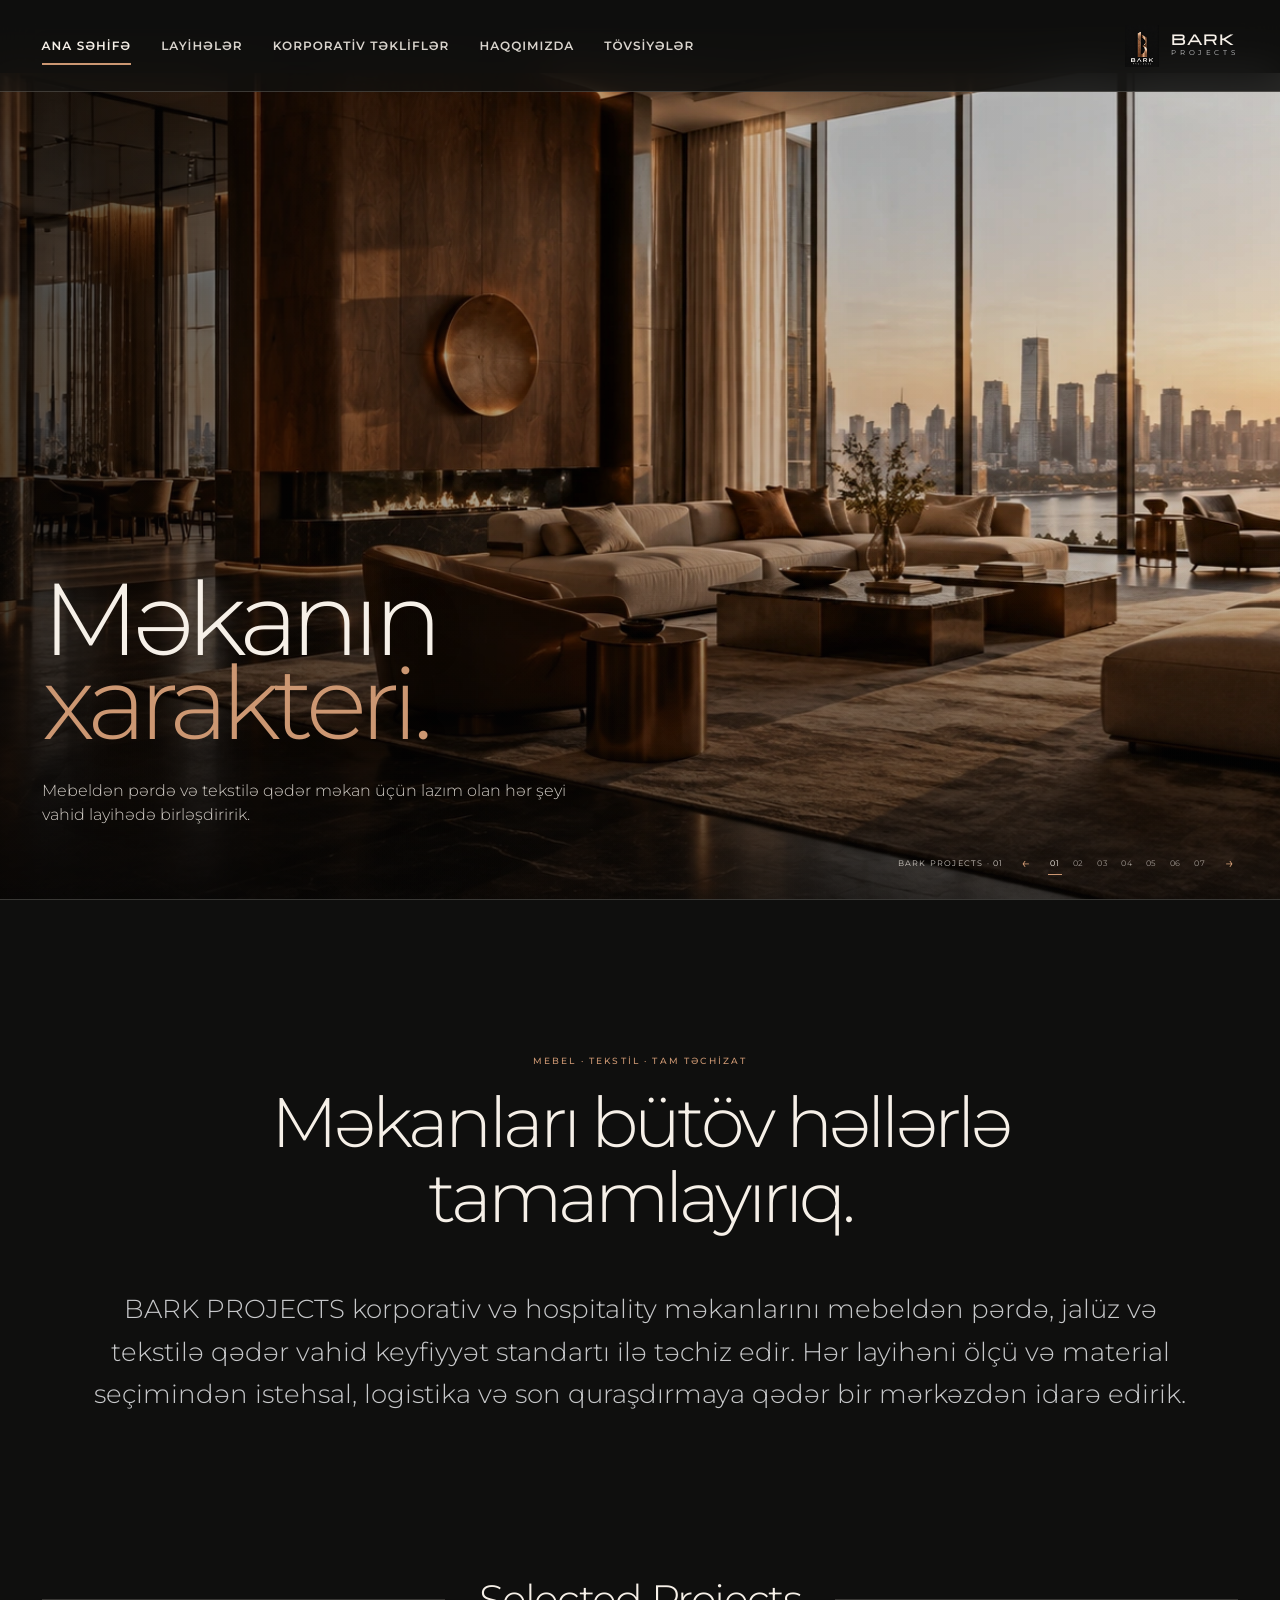
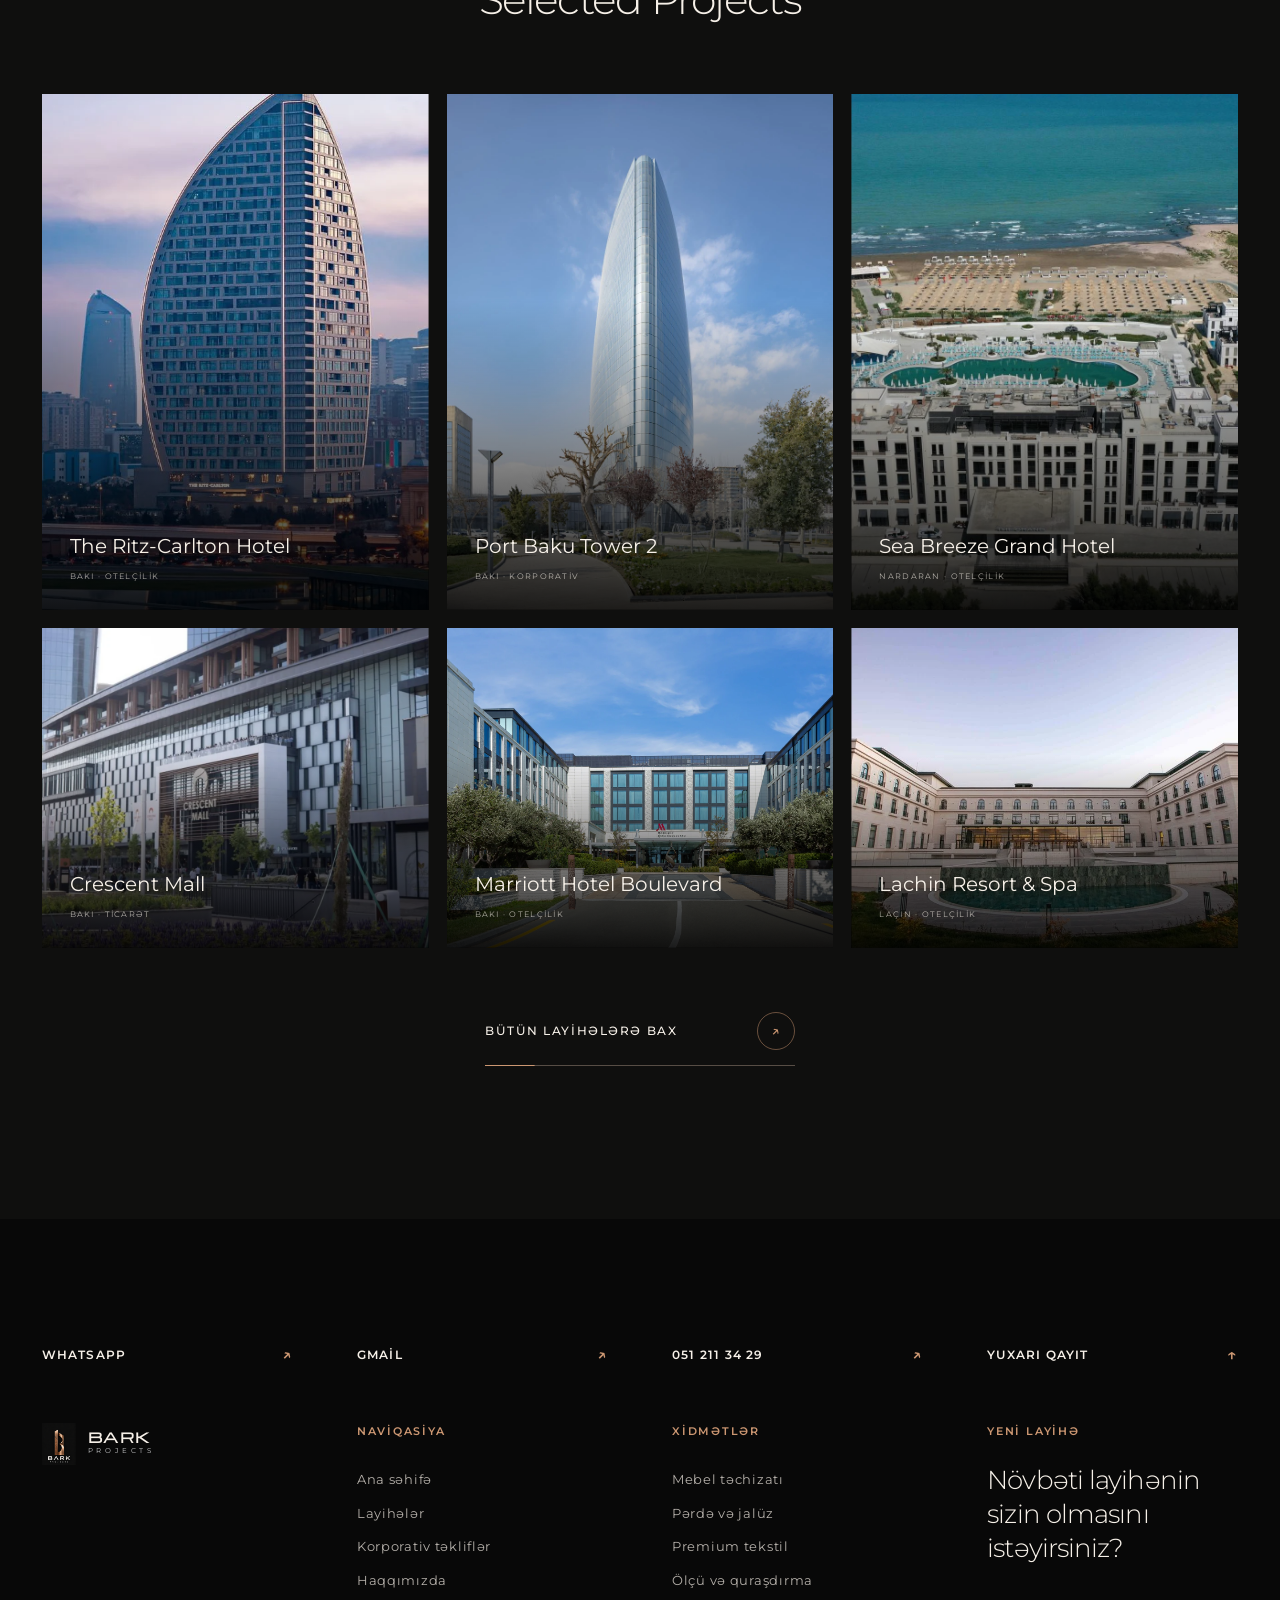
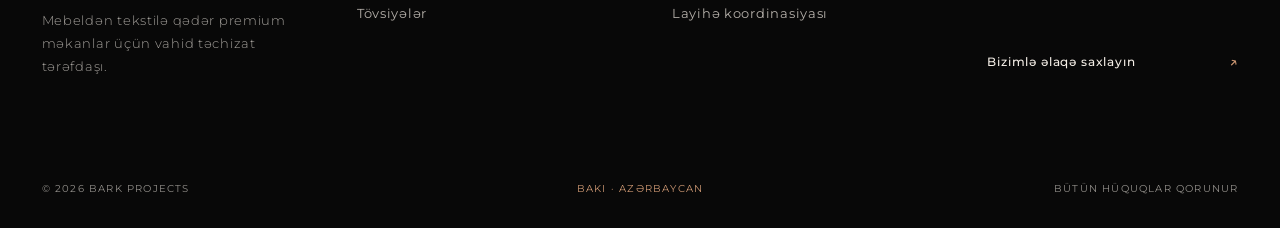
<file: index.html>
<!doctype html>
<html lang="az">
<head>
  <meta charset="utf-8" />
  <meta name="viewport" content="width=device-width, initial-scale=1" />
  <meta name="theme-color" content="#161617" />
  <meta name="description" content="BARK PROJECTS — korporativ və hospitality layihələri üçün mebel, pərdə, jalüz, tekstil və tam təchizat həlləri." />
  <title>BARK PROJECTS — Tam məkan təchizatı</title>
  <link rel="icon" type="image/png" href="/assets/brand/bark-projects-logo.png?v=1" />
  <link rel="preconnect" href="https://fonts.googleapis.com" />
  <link rel="preconnect" href="https://fonts.gstatic.com" crossorigin />
  <link href="https://fonts.googleapis.com/css2?family=Michroma&family=Montserrat:wght@300;400;500;600&family=Playfair+Display:ital,wght@0,400;0,500;1,400&display=swap" rel="stylesheet" />
  <link rel="stylesheet" href="styles.css?v=14" />
</head>
<body>
  <header class="site-header" id="top">
    <a class="brand" href="index.html" aria-label="BARK Projects ana səhifə">
      <span class="brand-symbol" aria-hidden="true"><img src="assets/brand/bark-projects-logo.png" alt="" /></span>
      <span class="brand-type"><strong>BARK</strong><span>PROJECTS</span></span>
    </a>
    <nav class="desktop-nav" aria-label="Əsas naviqasiya">
      <a class="nav-link active" href="index.html">Ana səhifə</a>
      <a class="nav-link" href="projects.html">Layihələr</a>
      <a class="nav-link" href="corporate.html">Korporativ təkliflər</a>
      <a class="nav-link" href="about.html">Haqqımızda</a>
      <a class="nav-link" href="clients.html">Tövsiyələr</a>
    </nav>
    <button class="menu-toggle" aria-label="Menyunu aç" aria-expanded="false"><span></span><span></span></button>
  </header>
  <main>
    <section class="hero" id="home" aria-labelledby="hero-title">
      <div class="hero-media" aria-hidden="true">
        <img class="hero-slide is-active" src="assets/hero/bark-home-hero.webp" alt="" />
        <img class="hero-slide" alt="" />
      </div>
      <div class="hero-overlay" aria-hidden="true"></div>
      <div class="hero-content">
        <h1 id="hero-title">Məkanın<br /><span>xarakteri.</span></h1>
        <p class="hero-copy">Mebeldən pərdə və tekstilə qədər məkan üçün lazım olan hər şeyi vahid layihədə birləşdiririk.</p>
      </div>
      <div class="hero-slider" role="group" aria-label="Seçilmiş məkanlar">
        <span class="hero-slide-caption" id="hero-slide-caption" aria-live="polite">BARK PROJECTS · 01</span>
        <button class="hero-slider-arrow" type="button" data-hero-step="-1" aria-label="Əvvəlki görüntü">←</button>
        <div class="hero-slider-pages" role="group" aria-label="Görüntü seçimi">
          <button type="button" data-hero-index="0" aria-label="Görüntü 1" aria-current="true">01</button>
          <button type="button" data-hero-index="1" aria-label="Görüntü 2">02</button>
          <button type="button" data-hero-index="2" aria-label="Görüntü 3">03</button>
          <button type="button" data-hero-index="3" aria-label="Görüntü 4">04</button>
          <button type="button" data-hero-index="4" aria-label="Görüntü 5">05</button>
          <button type="button" data-hero-index="5" aria-label="Görüntü 6">06</button>
          <button type="button" data-hero-index="6" aria-label="Görüntü 7">07</button>
        </div>
        <button class="hero-slider-arrow" type="button" data-hero-step="1" aria-label="Növbəti görüntü">→</button>
      </div>
    </section>
    <section class="home-statement section-wrap" aria-labelledby="statement-title">
      <p class="eyebrow copper" data-reveal>MEBEL · TEKSTİL · TAM TƏCHİZAT</p>
      <h2 id="statement-title" data-reveal>Məkanları bütöv həllərlə<br />tamamlayırıq.</h2>
      <p data-reveal>BARK PROJECTS korporativ və hospitality məkanlarını mebeldən pərdə, jalüz və tekstilə qədər vahid keyfiyyət standartı ilə təchiz edir. Hər layihəni ölçü və material seçimindən istehsal, logistika və son quraşdırmaya qədər bir mərkəzdən idarə edirik.</p>
    </section>
    <section class="selected-projects section-wrap" aria-labelledby="selected-title">
      <div class="selected-heading" data-reveal><span></span><h2 id="selected-title">Selected Projects</h2><span></span></div>
      <div class="selected-grid" data-reveal-stagger>
        <a class="selected-card" href="projects.html" data-reveal><img src="assets/projects/web/ritz.webp" alt="The Ritz-Carlton Hotel layihəsi" loading="eager" /><span><b>The Ritz-Carlton Hotel</b><small>Bakı · Otelçilik</small></span></a>
        <a class="selected-card" href="projects.html" data-reveal><img src="assets/projects/web/porttower.webp" alt="Port Baku Tower 2 layihəsi" loading="eager" /><span><b>Port Baku Tower 2</b><small>Bakı · Korporativ</small></span></a>
        <a class="selected-card" href="projects.html" data-reveal><img src="assets/projects/web/seabreeze.webp" alt="Sea Breeze Grand Hotel layihəsi" loading="eager" /><span><b>Sea Breeze Grand Hotel</b><small>Nardaran · Otelçilik</small></span></a>
        <a class="selected-card" href="projects.html" data-reveal><img src="assets/projects/web/crescent.webp" alt="Crescent Mall layihəsi" loading="eager" /><span><b>Crescent Mall</b><small>Bakı · Ticarət</small></span></a>
        <a class="selected-card" href="projects.html" data-reveal><img src="assets/projects/web/marriott.webp" alt="Marriott Hotel Boulevard layihəsi" loading="eager" /><span><b>Marriott Hotel Boulevard</b><small>Bakı · Otelçilik</small></span></a>
        <a class="selected-card" href="projects.html" data-reveal><img src="assets/projects/web/lachin.webp" alt="Lachin Resort & Spa layihəsi" loading="eager" /><span><b>Lachin Resort &amp; Spa</b><small>Laçın · Otelçilik</small></span></a>
      </div>
      <div class="selected-footer" data-reveal>
        <a class="projects-cta" id="all-projects" href="projects.html"><span>Bütün layihələrə bax</span><i aria-hidden="true">↗</i></a>
      </div>
    </section>
  </main>
  <footer class="site-footer premium-footer" id="footer">
    <div class="footer-glow" aria-hidden="true"></div>
    <div class="footer-shell">
      <div class="footer-grid" data-reveal-stagger>
        <div class="footer-column">
          <a class="footer-action" href="https://wa.me/994512113429?text=Salam%2C%20BARK%20PROJECTS%20haqq%C4%B1nda%20m%C9%99lumat%20almaq%20ist%C9%99yir%C9%99m." target="_blank" rel="noopener"><span>WhatsApp</span><i>↗</i></a>
          <div class="footer-panel footer-identity">
            <a class="brand footer-brand" href="index.html" aria-label="BARK Projects ana səhifə"><span class="brand-symbol" aria-hidden="true"><img src="assets/brand/bark-projects-logo.png" alt="" /></span><span class="brand-type"><strong>BARK</strong><span>PROJECTS</span></span></a>
            <p>Mebeldən tekstilə qədər premium məkanlar üçün vahid təchizat tərəfdaşı.</p>
          </div>
        </div>
        <div class="footer-column">
          <a class="footer-action" href="https://mail.google.com/mail/?view=cm&amp;fs=1&amp;su=BARK%20PROJECTS%20-%20layih%C9%99%20sor%C4%9Fusu" target="_blank" rel="noopener"><span>Gmail</span><i>↗</i></a>
          <nav class="footer-panel" aria-label="Footer naviqasiyası">
            <h2>Naviqasiya</h2>
            <a href="index.html">Ana səhifə</a>
            <a href="projects.html">Layihələr</a>
            <a href="corporate.html">Korporativ təkliflər</a>
            <a href="about.html">Haqqımızda</a>
            <a href="clients.html">Tövsiyələr</a>
          </nav>
        </div>
        <div class="footer-column">
          <a class="footer-action" href="tel:+994512113429"><span>051 211 34 29</span><i>↗</i></a>
          <div class="footer-panel">
            <h2>Xidmətlər</h2>
            <a href="corporate.html#services">Mebel təchizatı</a>
            <a href="corporate.html#services">Pərdə və jalüz</a>
            <a href="corporate.html#services">Premium tekstil</a>
            <a href="corporate.html#services">Ölçü və quraşdırma</a>
            <a href="corporate.html#contact">Layihə koordinasiyası</a>
          </div>
        </div>
        <div class="footer-column">
          <a class="footer-action" href="#top"><span>Yuxarı qayıt</span><i>↑</i></a>
          <div class="footer-panel footer-inquiry">
            <h2>Yeni layihə</h2>
            <p>Növbəti layihənin sizin olmasını istəyirsiniz?</p>
            <a class="footer-cta" href="corporate.html#contact"><span>Bizimlə əlaqə saxlayın</span><i>↗</i></a>
          </div>
        </div>
      </div>
      <div class="footer-bottom"><span>© 2026 BARK PROJECTS</span><span>BAKI · AZƏRBAYCAN</span><span>BÜTÜN HÜQUQLAR QORUNUR</span></div>
    </div>
  </footer>
  <script src="motion.js?v=3"></script>
  <script src="page.js?v=3"></script>
</body>
</html>
</file>
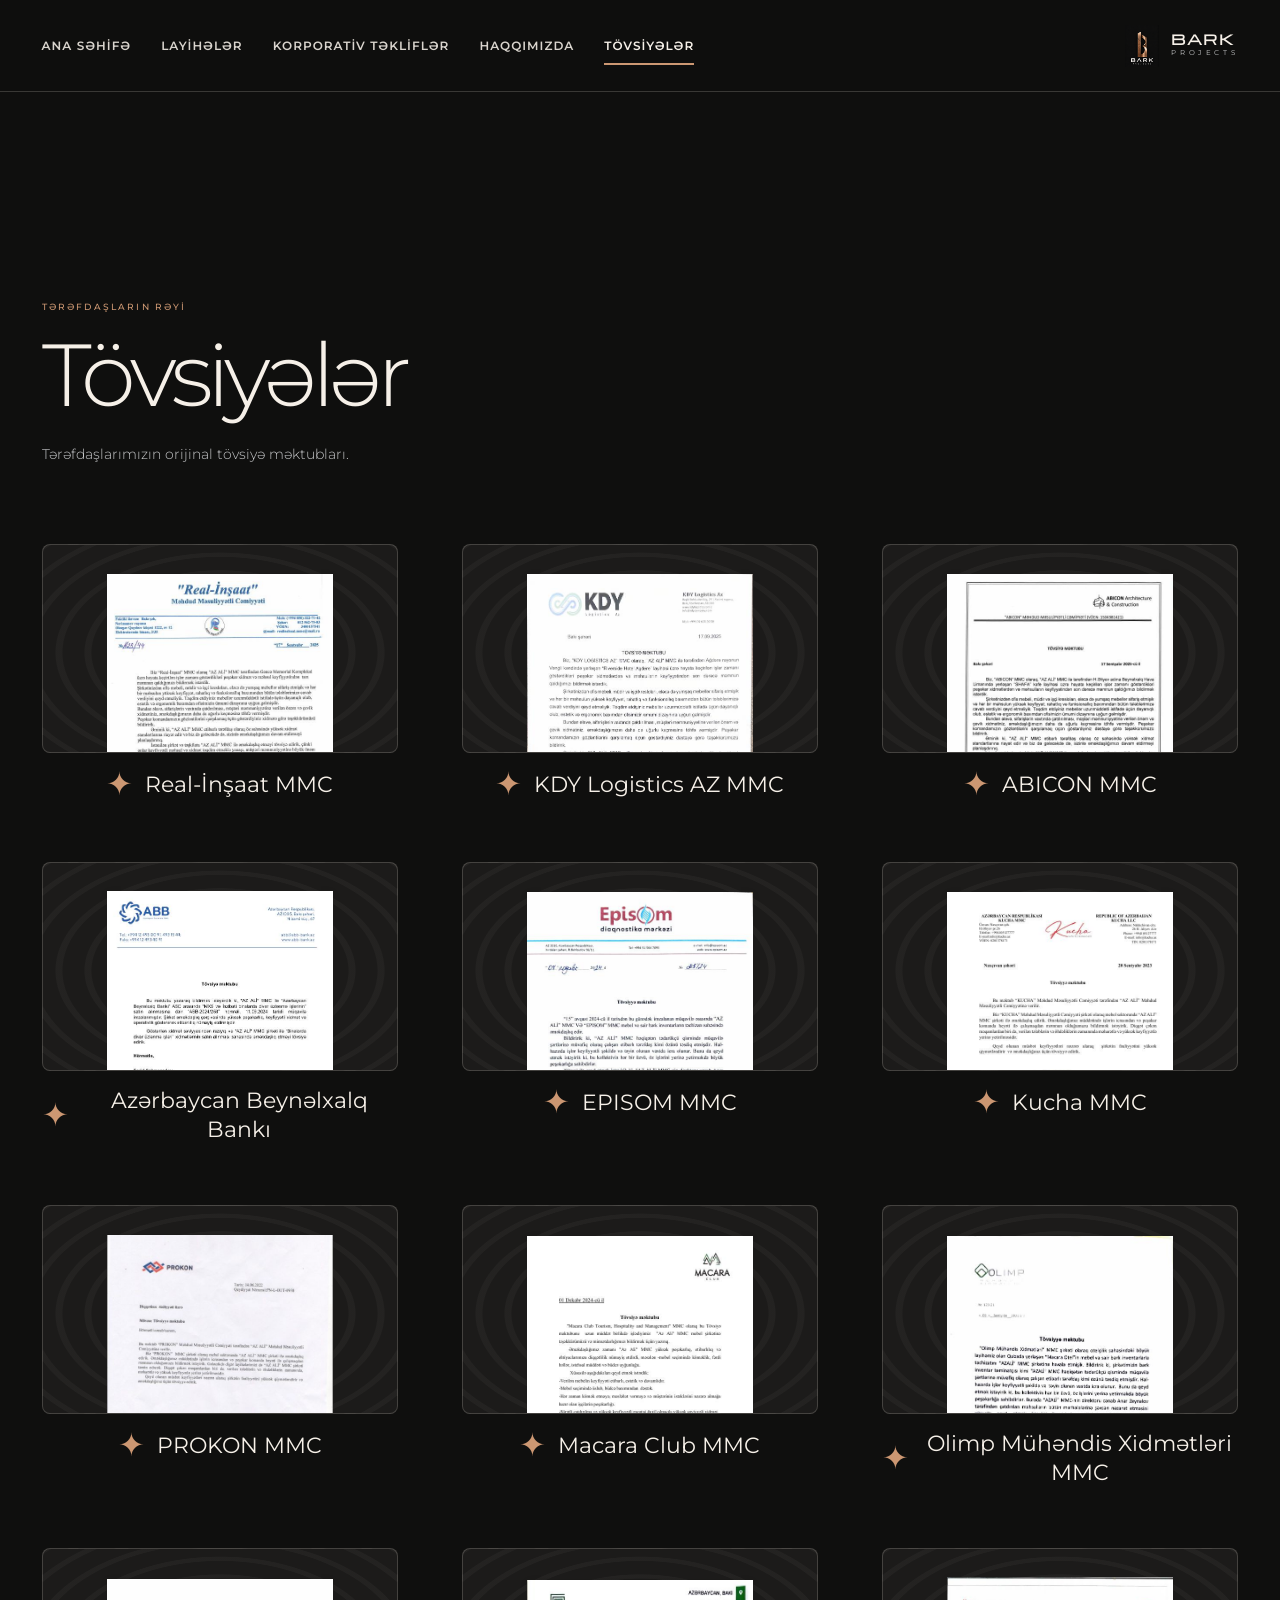
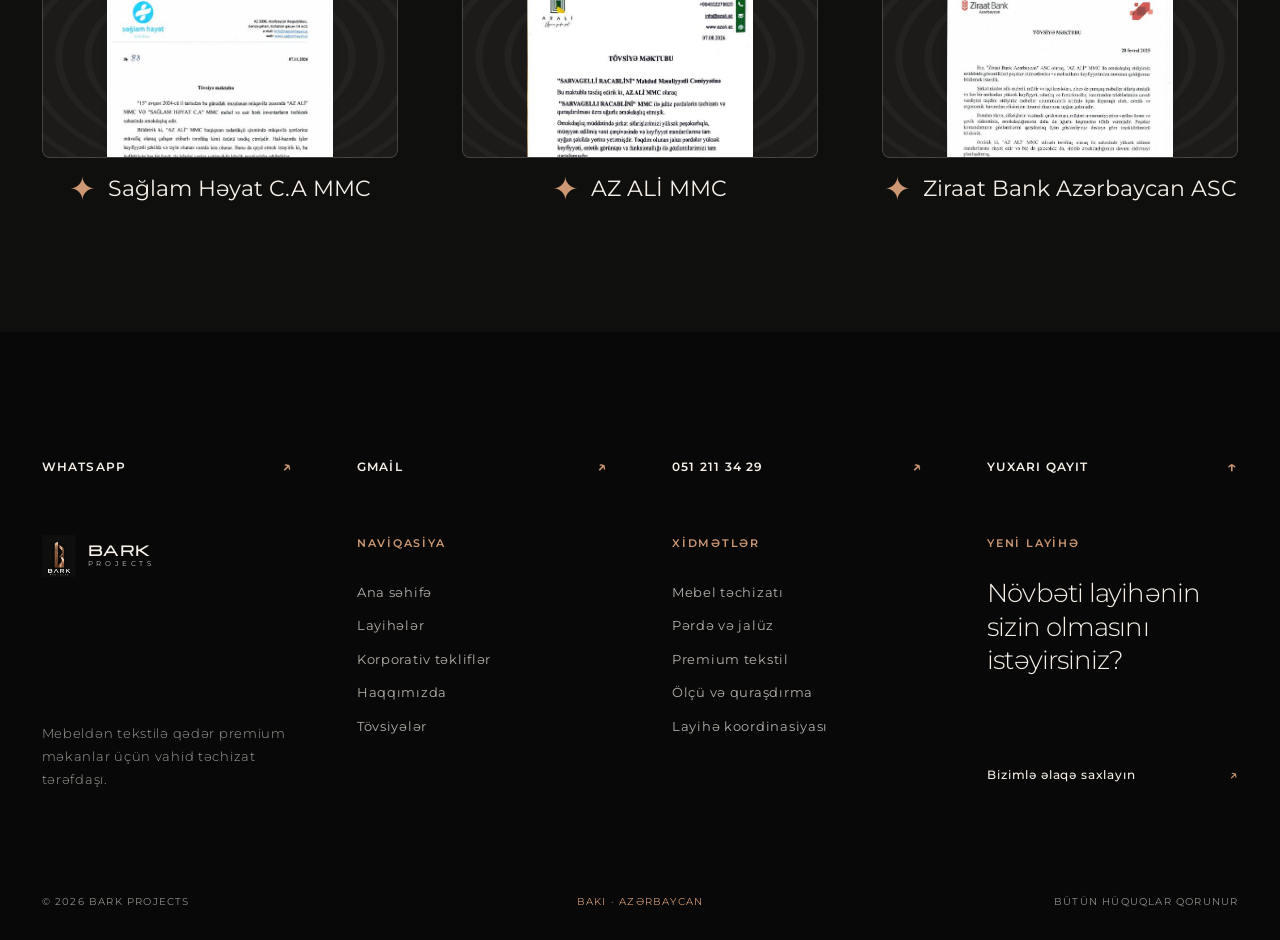
<file: clients.html>
<!doctype html>
<html lang="az">
<head>
  <meta charset="utf-8" />
  <meta name="viewport" content="width=device-width, initial-scale=1" />
  <meta name="theme-color" content="#161617" />
  <meta name="description" content="BARK PROJECTS layihələri üzrə tərəfdaş tövsiyələri." />
  <title>BARK PROJECTS — Tövsiyələr</title>
  <link rel="icon" type="image/png" href="/assets/brand/bark-projects-logo.png?v=1" />
  <link rel="preconnect" href="https://fonts.googleapis.com" />
  <link rel="preconnect" href="https://fonts.gstatic.com" crossorigin />
  <link href="https://fonts.googleapis.com/css2?family=Michroma&family=Montserrat:wght@300;400;500;600&family=Playfair+Display:ital,wght@0,400;0,500;1,400&display=swap" rel="stylesheet" />
  <link rel="stylesheet" href="styles.css?v=19" />
</head>
<body class="inner-page clients-page">
  <header class="site-header" id="top">
    <a class="brand" href="index.html" aria-label="BARK Projects ana səhifə">
      <span class="brand-symbol" aria-hidden="true"><img src="assets/brand/bark-projects-logo.png" alt="" /></span>
      <span class="brand-type"><strong>BARK</strong><span>PROJECTS</span></span>
    </a>
    <nav class="desktop-nav" aria-label="Əsas naviqasiya">
      <a class="nav-link" href="index.html">Ana səhifə</a>
      <a class="nav-link" href="projects.html">Layihələr</a>
      <a class="nav-link" href="corporate.html">Korporativ təkliflər</a>
      <a class="nav-link" href="about.html">Haqqımızda</a>
      <a class="nav-link active" href="clients.html">Tövsiyələr</a>
    </nav>
    <button class="menu-toggle" aria-label="Menyunu aç" aria-expanded="false"><span></span><span></span></button>
  </header>
  <main>
    <section class="recommendations-page section-wrap" id="recommendations" aria-labelledby="recommendations-title">
      <div class="recommendations-intro" data-reveal>
        <p class="eyebrow copper">TƏRƏFDAŞLARIN RƏYİ</p>
        <h1 id="recommendations-title">Tövsiyələr</h1>
        <p>Tərəfdaşlarımızın orijinal tövsiyə məktubları.</p>
      </div>
      <div class="recommendation-pages" id="recommendation-pages" aria-live="polite"></div>
      <p class="recommendations-empty" id="recommendations-empty" hidden>Hazırda göstəriləcək tövsiyə yoxdur.</p>
    </section>
  </main>
  <footer class="site-footer premium-footer" id="footer">
    <div class="footer-glow" aria-hidden="true"></div>
    <div class="footer-shell">
      <div class="footer-grid" data-reveal-stagger>
        <div class="footer-column">
          <a class="footer-action" href="https://wa.me/994512113429?text=Salam%2C%20BARK%20PROJECTS%20haqq%C4%B1nda%20m%C9%99lumat%20almaq%20ist%C9%99yir%C9%99m." target="_blank" rel="noopener"><span>WhatsApp</span><i>↗</i></a>
          <div class="footer-panel footer-identity">
            <a class="brand footer-brand" href="index.html" aria-label="BARK Projects ana səhifə"><span class="brand-symbol" aria-hidden="true"><img src="assets/brand/bark-projects-logo.png" alt="" /></span><span class="brand-type"><strong>BARK</strong><span>PROJECTS</span></span></a>
            <p>Mebeldən tekstilə qədər premium məkanlar üçün vahid təchizat tərəfdaşı.</p>
          </div>
        </div>
        <div class="footer-column">
          <a class="footer-action" href="https://mail.google.com/mail/?view=cm&amp;fs=1&amp;su=BARK%20PROJECTS%20-%20layih%C9%99%20sor%C4%9Fusu" target="_blank" rel="noopener"><span>Gmail</span><i>↗</i></a>
          <nav class="footer-panel" aria-label="Footer naviqasiyası">
            <h2>Naviqasiya</h2>
            <a href="index.html">Ana səhifə</a>
            <a href="projects.html">Layihələr</a>
            <a href="corporate.html">Korporativ təkliflər</a>
            <a href="about.html">Haqqımızda</a>
            <a href="clients.html">Tövsiyələr</a>
          </nav>
        </div>
        <div class="footer-column">
          <a class="footer-action" href="tel:+994512113429"><span>051 211 34 29</span><i>↗</i></a>
          <div class="footer-panel">
            <h2>Xidmətlər</h2>
            <a href="corporate.html#services">Mebel təchizatı</a>
            <a href="corporate.html#services">Pərdə və jalüz</a>
            <a href="corporate.html#services">Premium tekstil</a>
            <a href="corporate.html#services">Ölçü və quraşdırma</a>
            <a href="corporate.html#contact">Layihə koordinasiyası</a>
          </div>
        </div>
        <div class="footer-column">
          <a class="footer-action" href="#top"><span>Yuxarı qayıt</span><i>↑</i></a>
          <div class="footer-panel footer-inquiry">
            <h2>Yeni layihə</h2>
            <p>Növbəti layihənin sizin olmasını istəyirsiniz?</p>
            <a class="footer-cta" href="corporate.html#contact"><span>Bizimlə əlaqə saxlayın</span><i>↗</i></a>
          </div>
        </div>
      </div>
      <div class="footer-bottom"><span>© 2026 BARK PROJECTS</span><span>BAKI · AZƏRBAYCAN</span><span>BÜTÜN HÜQUQLAR QORUNUR</span></div>
    </div>
  </footer>
  <script src="motion.js?v=3"></script>
  <script src="page.js?v=3"></script>
  <script src="recommendations.js?v=4"></script>
</body>
</html>
</file>
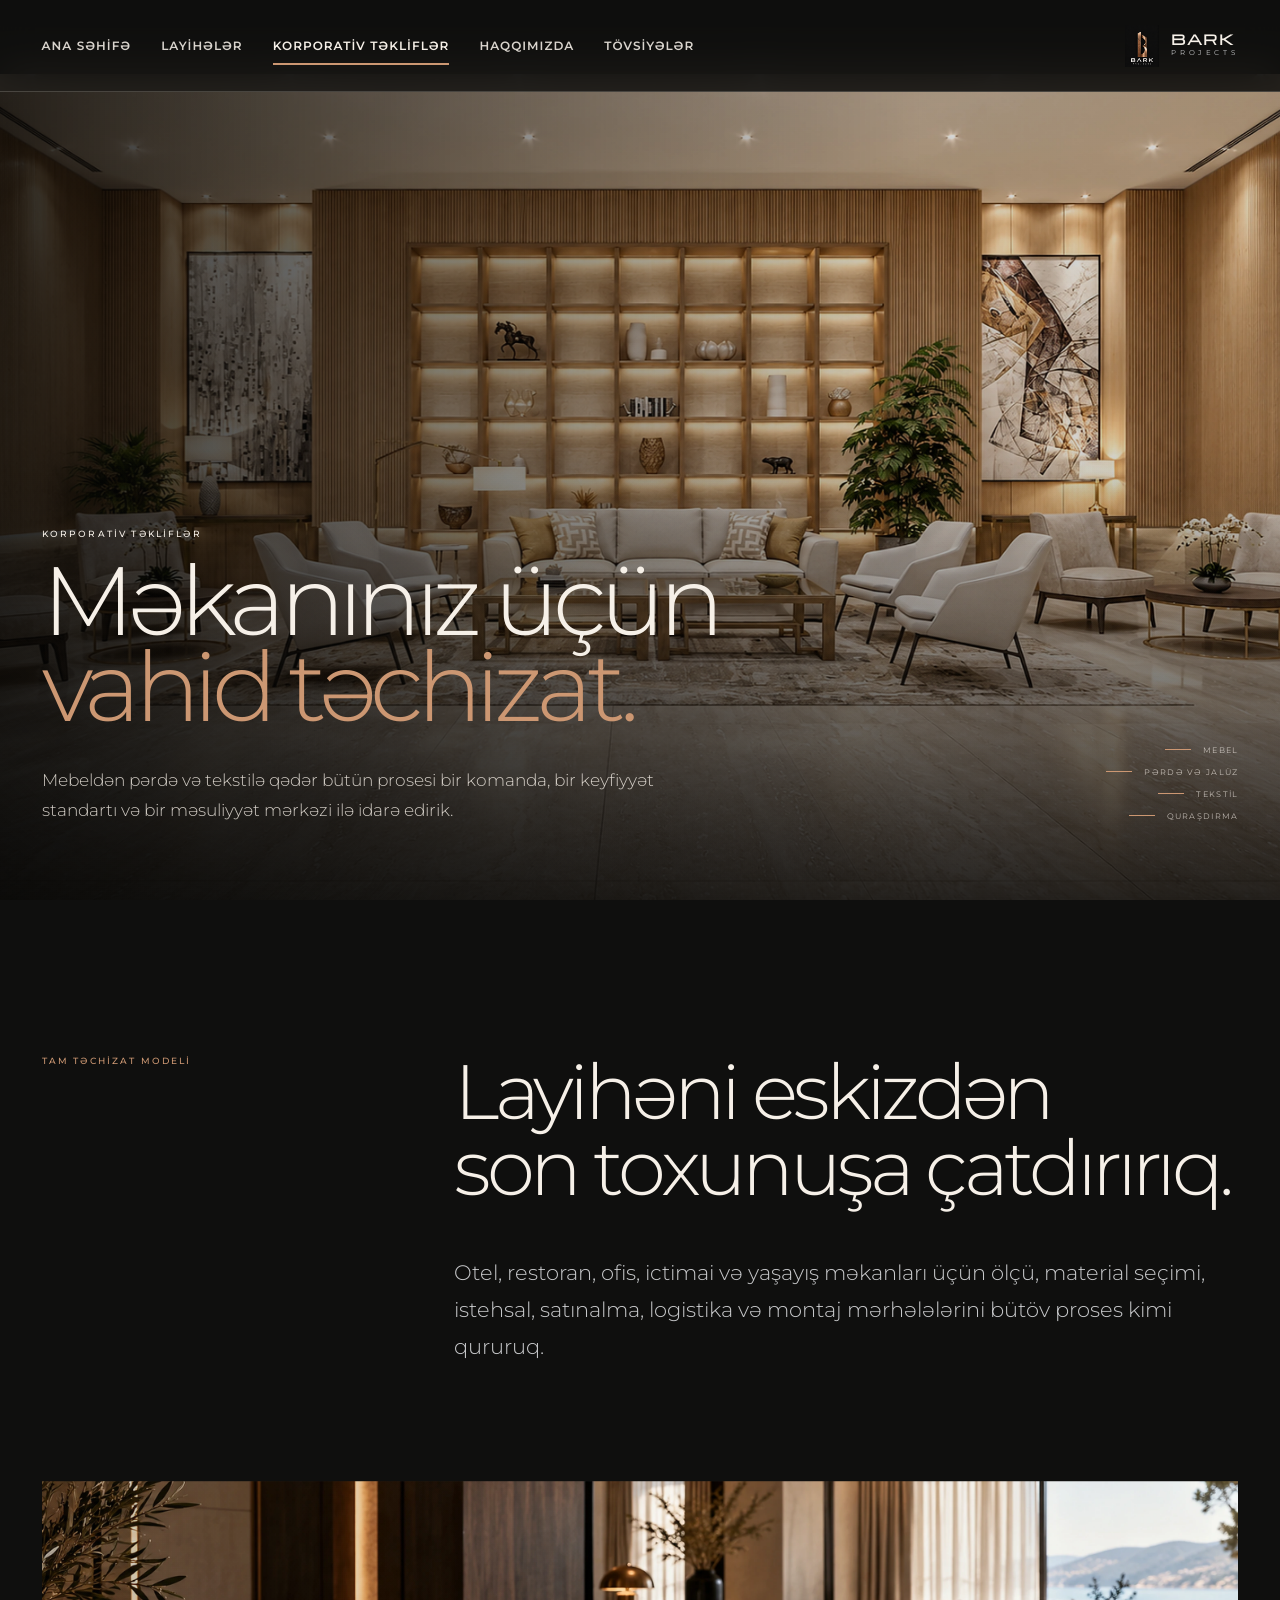
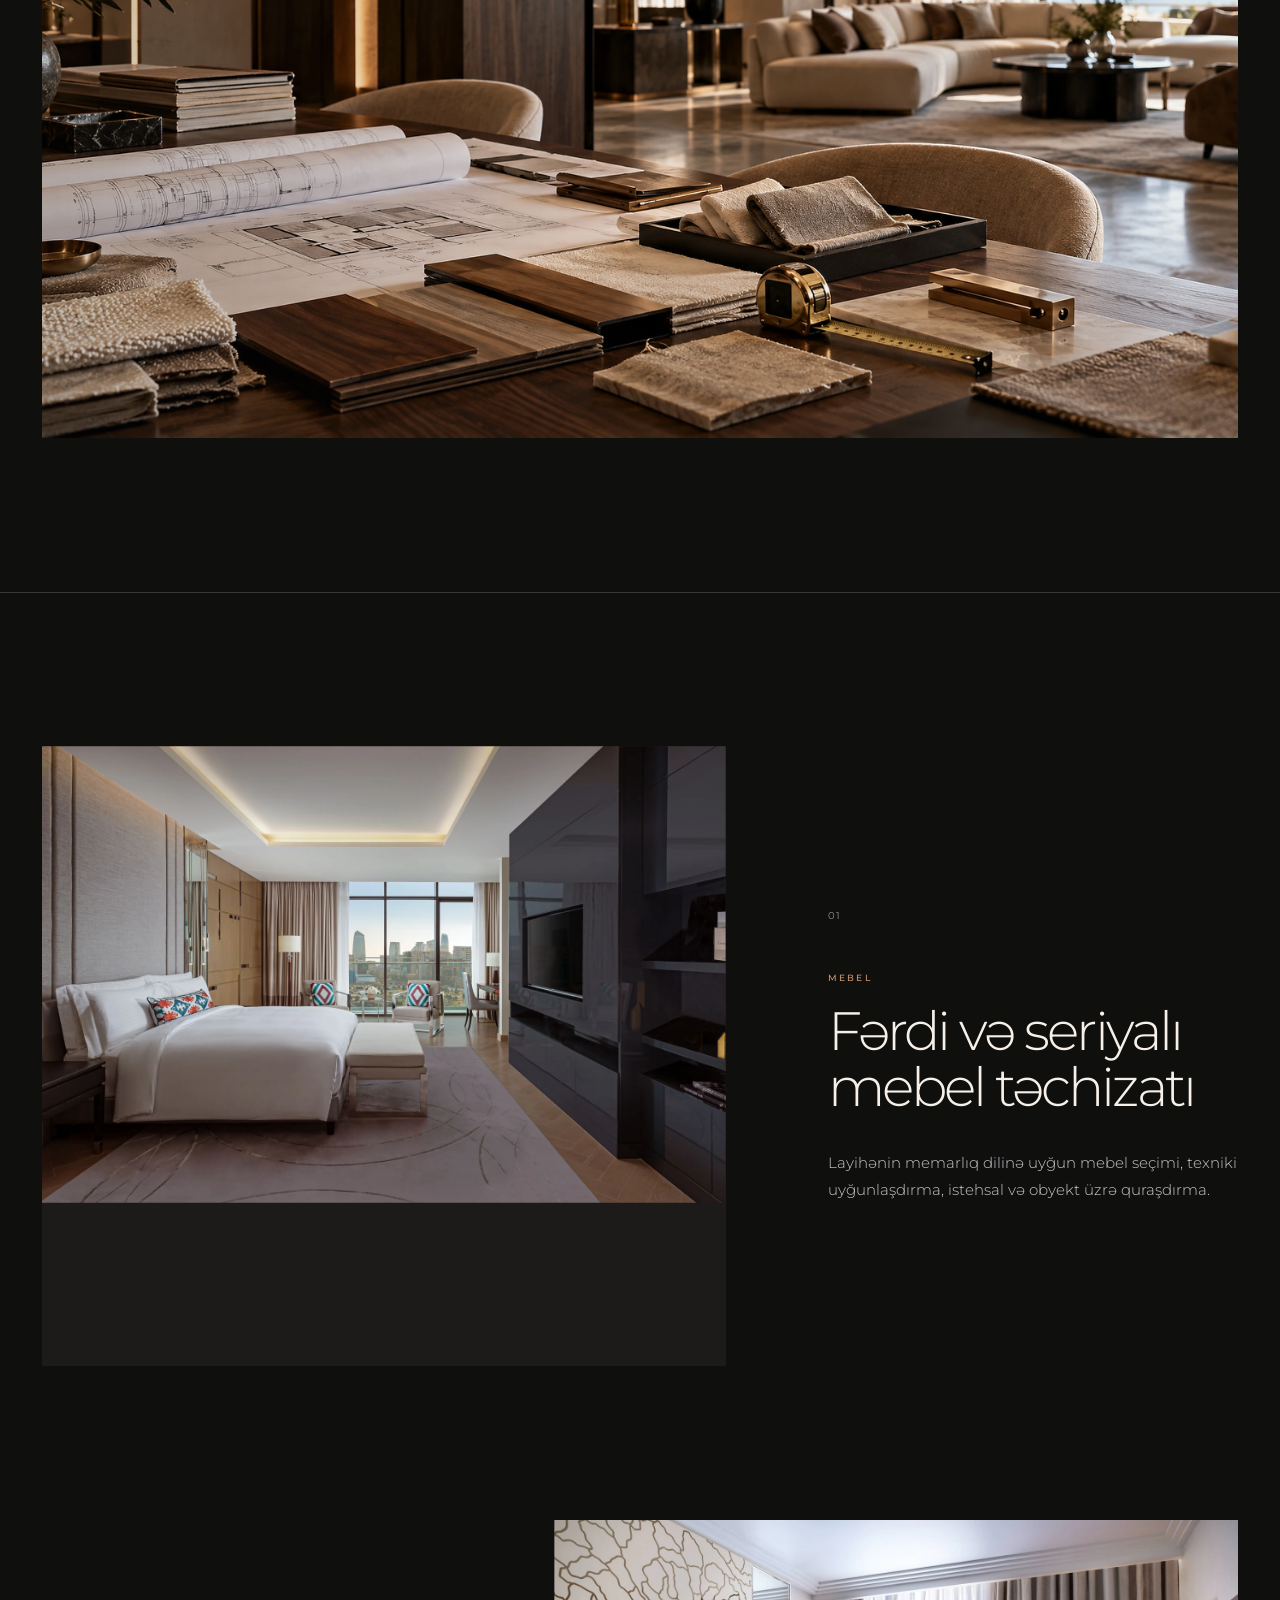
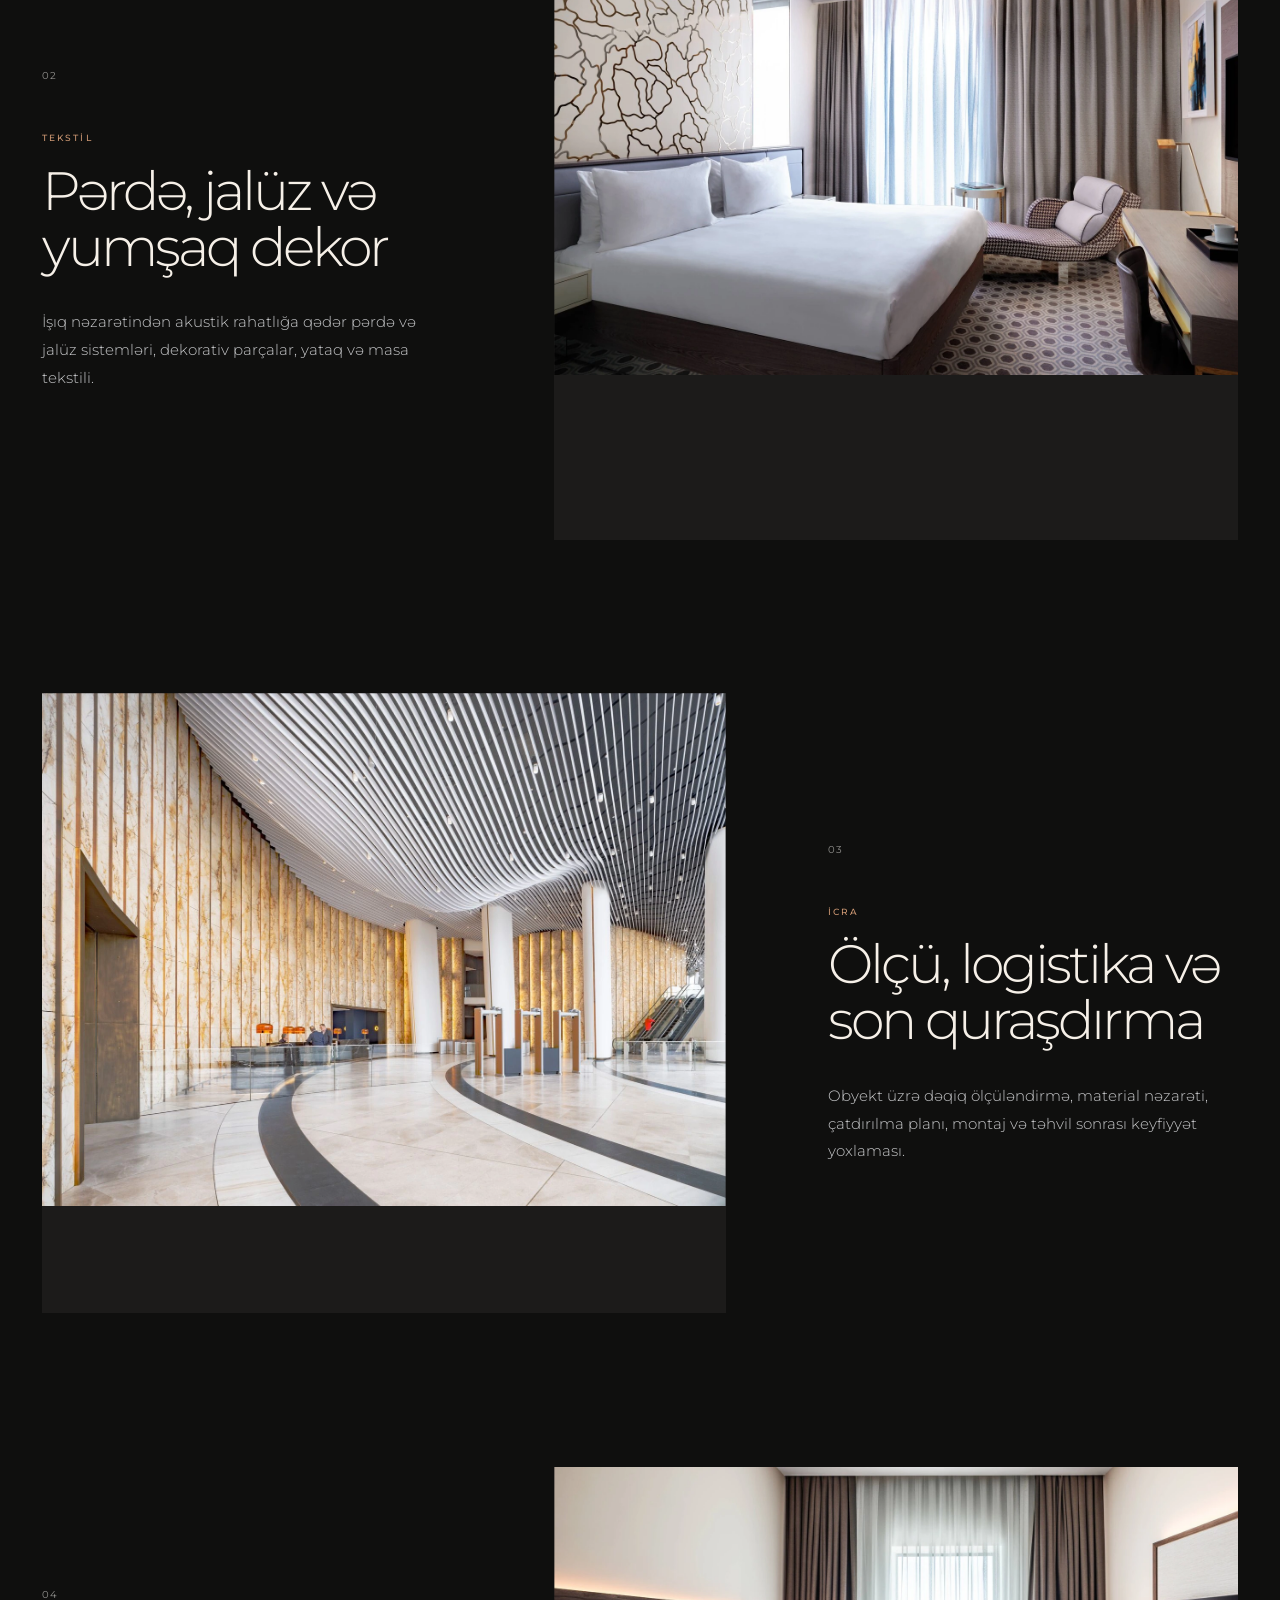
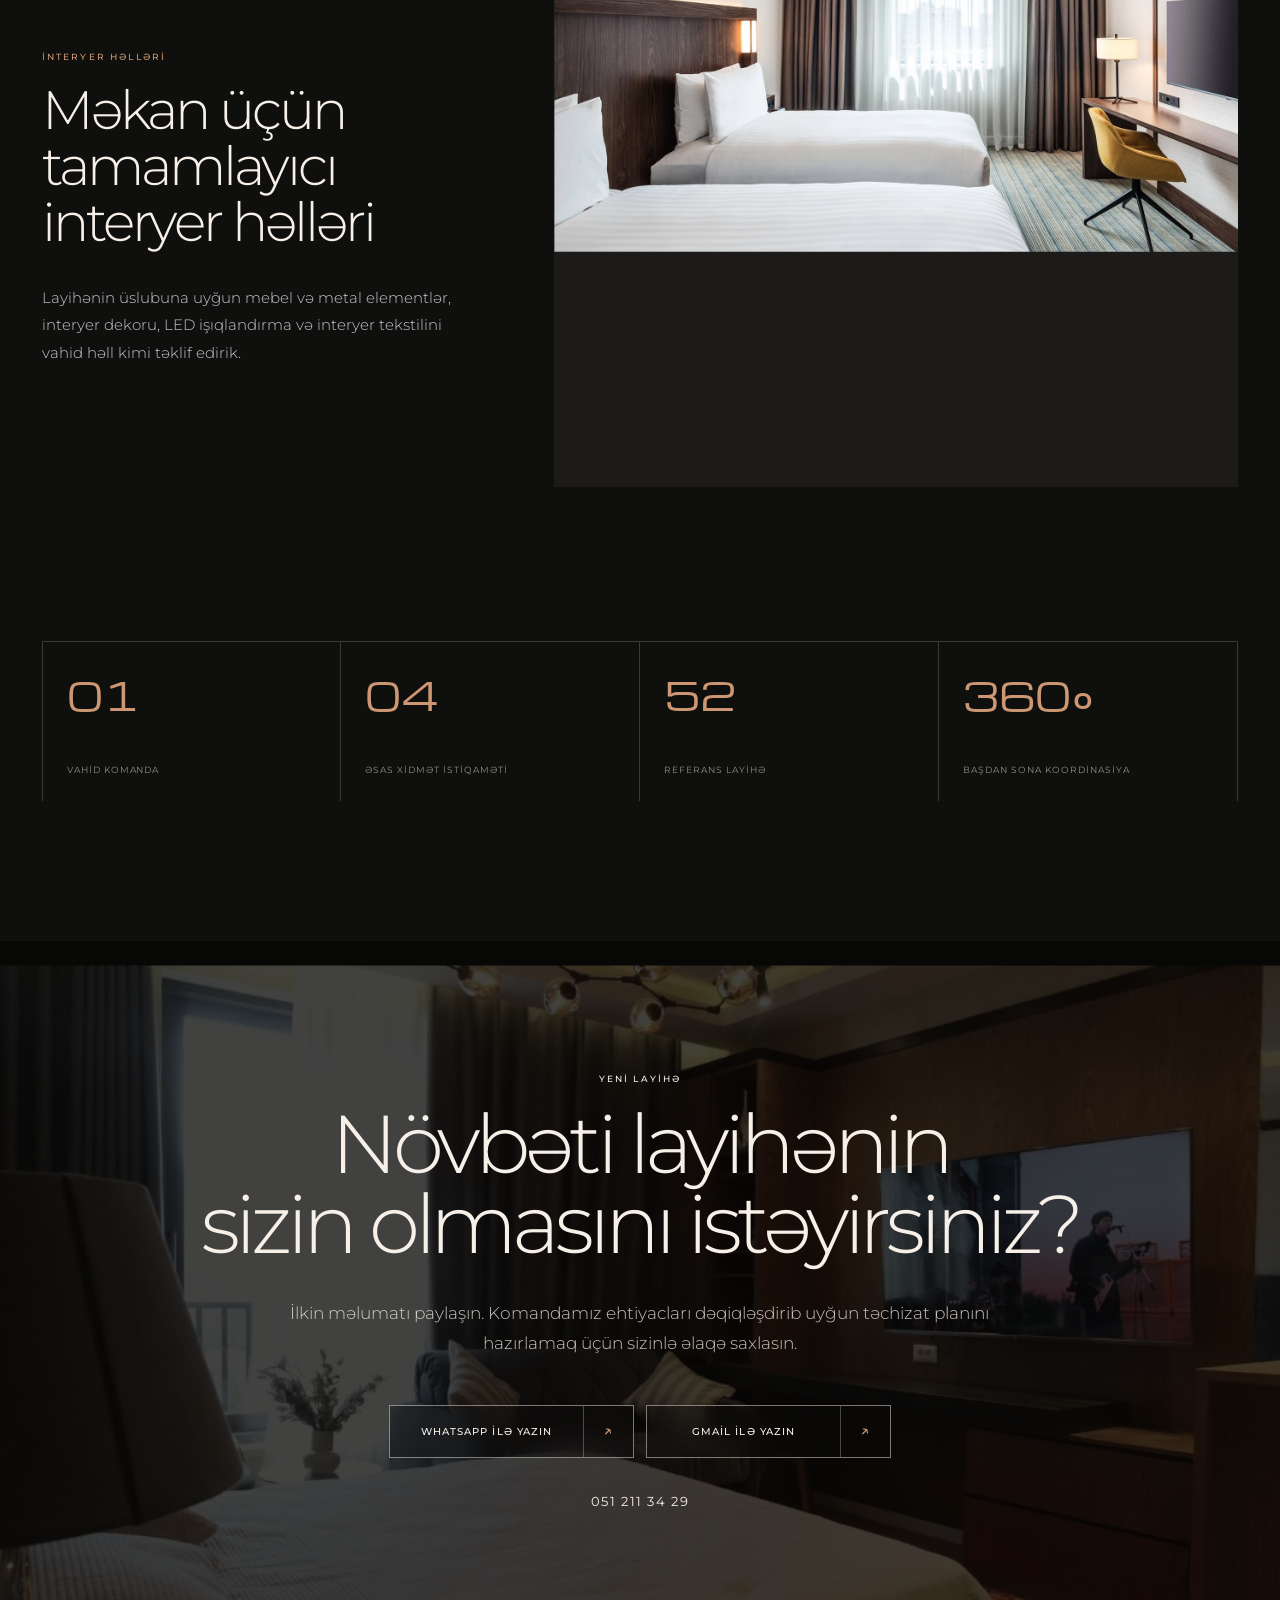
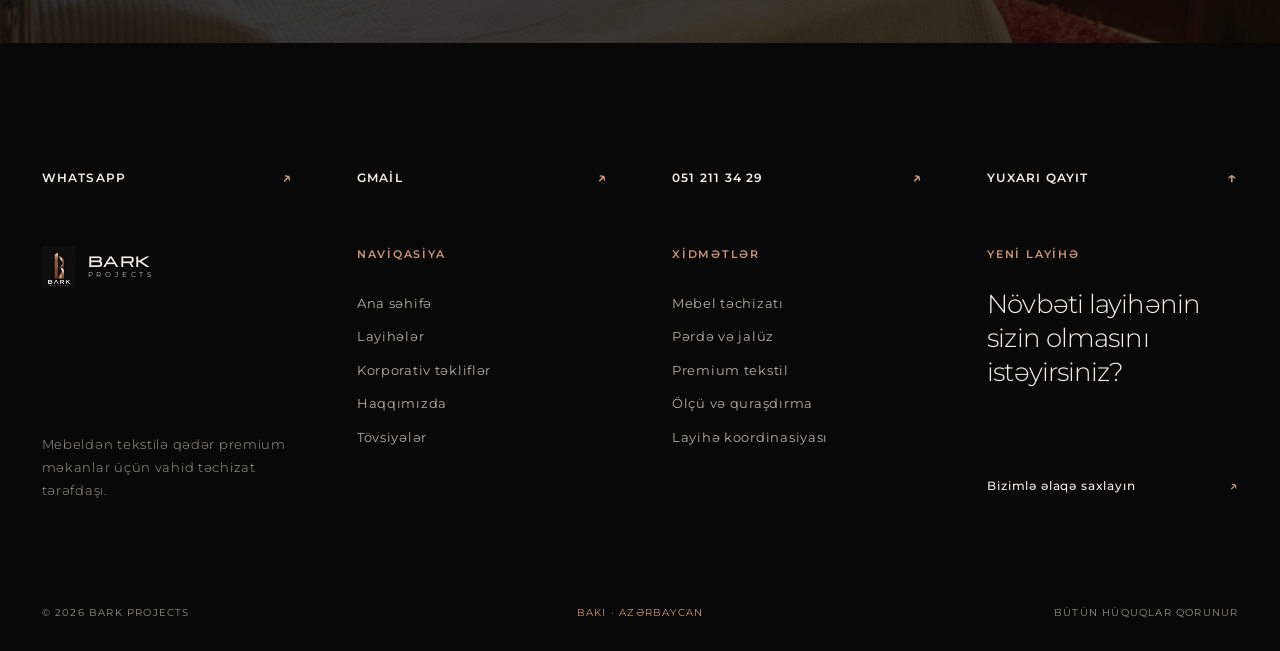
<file: corporate.html>
<!doctype html>
<html lang="az">
<head>
  <meta charset="utf-8" />
  <meta name="viewport" content="width=device-width, initial-scale=1" />
  <meta name="theme-color" content="#161617" />
  <meta name="description" content="BARK PROJECTS — korporativ layihələr üçün mebel, pərdə, jalüz, tekstil və tam təchizat həlləri." />
  <title>BARK PROJECTS — Korporativ həllər</title>
  <link rel="icon" type="image/png" href="/assets/brand/bark-projects-logo.png?v=1" />
  <link rel="preconnect" href="https://fonts.googleapis.com" />
  <link rel="preconnect" href="https://fonts.gstatic.com" crossorigin />
  <link href="https://fonts.googleapis.com/css2?family=Michroma&family=Montserrat:wght@300;400;500;600&family=Playfair+Display:ital,wght@0,400;0,500;1,400&display=swap" rel="stylesheet" />
  <link rel="stylesheet" href="styles.css?v=14" />
</head>
<body class="corporate-page">
  <header class="site-header" id="top">
    <a class="brand" href="index.html" aria-label="BARK Projects ana səhifə">
      <span class="brand-symbol" aria-hidden="true"><img src="assets/brand/bark-projects-logo.png" alt="" /></span>
      <span class="brand-type"><strong>BARK</strong><span>PROJECTS</span></span>
    </a>
    <nav class="desktop-nav" aria-label="Əsas naviqasiya">
      <a class="nav-link" href="index.html">Ana səhifə</a>
      <a class="nav-link" href="projects.html">Layihələr</a>
      <a class="nav-link active" href="corporate.html">Korporativ təkliflər</a>
      <a class="nav-link" href="about.html">Haqqımızda</a>
      <a class="nav-link" href="clients.html">Tövsiyələr</a>
    </nav>
    <button class="menu-toggle" aria-label="Menyunu aç" aria-expanded="false"><span></span><span></span></button>
  </header>
  <main>
    <section class="corporate-hero" aria-labelledby="corporate-title">
      <img src="assets/hero/corporate-hero-premium.webp" alt="BARK Projects tərəfindən təchiz olunmuş korporativ interyer" />
      <div class="corporate-hero-shade" aria-hidden="true"></div>
      <div class="corporate-hero-copy">
        <p class="eyebrow">KORPORATİV TƏKLİFLƏR</p>
        <h1 id="corporate-title">Məkanınız üçün<br /><span>vahid təchizat.</span></h1>
        <p>Mebeldən pərdə və tekstilə qədər bütün prosesi bir komanda, bir keyfiyyət standartı və bir məsuliyyət mərkəzi ilə idarə edirik.</p>
      </div>
      <div class="corporate-scope" aria-label="Xidmət sahələri"><span>Mebel</span><span>Pərdə və jalüz</span><span>Tekstil</span><span>Quraşdırma</span></div>
    </section>

    <section class="corporate-intro section-wrap">
      <p class="eyebrow copper" data-reveal>TAM TƏCHİZAT MODELİ</p>
      <div data-reveal><h2>Layihəni eskizdən<br />son toxunuşa çatdırırıq.</h2><p>Otel, restoran, ofis, ictimai və yaşayış məkanları üçün ölçü, material seçimi, istehsal, satınalma, logistika və montaj mərhələlərini bütöv proses kimi qururuq.</p></div>
      <figure class="corporate-intro-visual" data-reveal>
        <img src="assets/hero/corporate-process.webp" alt="İnteryer layihəsinin eskiz, material və tekstil seçim prosesi" loading="eager" />
      </figure>
    </section>

    <section class="corporate-services section-wrap" id="services" aria-label="Korporativ xidmətlər" data-reveal-stagger>
      <article class="service-feature">
        <div class="service-image"><img src="assets/projects/web/ritz-interior.webp" alt="Premium mebel və interyer təchizatı" loading="eager" /></div>
        <div class="service-copy"><span>01</span><p class="eyebrow copper">MEBEL</p><h2>Fərdi və seriyalı mebel təchizatı</h2><p>Layihənin memarlıq dilinə uyğun mebel seçimi, texniki uyğunlaşdırma, istehsal və obyekt üzrə quraşdırma.</p></div>
      </article>
      <article class="service-feature reverse">
        <div class="service-image"><img src="assets/projects/web/marriott-interior.webp" alt="Pərdə, jalüz və premium tekstil həlləri" loading="eager" /></div>
        <div class="service-copy"><span>02</span><p class="eyebrow copper">TEKSTİL</p><h2>Pərdə, jalüz və yumşaq dekor</h2><p>İşıq nəzarətindən akustik rahatlığa qədər pərdə və jalüz sistemləri, dekorativ parçalar, yataq və masa tekstili.</p></div>
      </article>
      <article class="service-feature">
        <div class="service-image"><img src="assets/projects/web/porttower-interior.webp" alt="Layihə koordinasiyası və quraşdırma" loading="eager" /></div>
        <div class="service-copy"><span>03</span><p class="eyebrow copper">İCRA</p><h2>Ölçü, logistika və son quraşdırma</h2><p>Obyekt üzrə dəqiq ölçüləndirmə, material nəzarəti, çatdırılma planı, montaj və təhvil sonrası keyfiyyət yoxlaması.</p></div>
      </article>
      <article class="service-feature reverse">
        <div class="service-image"><img src="assets/projects/web/courtyard-interior.webp" alt="Mebel, metal, dekor və LED işıqlandırma ilə interyer həlləri" loading="eager" /></div>
        <div class="service-copy"><span>04</span><p class="eyebrow copper">İNTERYER HƏLLƏRİ</p><h2>Məkan üçün tamamlayıcı interyer həlləri</h2><p>Layihənin üslubuna uyğun mebel və metal elementlər, interyer dekoru, LED işıqlandırma və interyer tekstilini vahid həll kimi təklif edirik.</p></div>
      </article>
    </section>

    <section class="corporate-proof section-wrap" data-reveal-stagger>
      <div><strong>01</strong><span>Vahid komanda</span></div>
      <div><strong>04</strong><span>Əsas xidmət istiqaməti</span></div>
      <div><strong>52</strong><span>Referans layihə</span></div>
      <div><strong>360°</strong><span>Başdan sona koordinasiya</span></div>
    </section>

    <section class="corporate-cta" id="contact" aria-labelledby="corporate-cta-title">
      <img src="assets/projects/web/seabreeze-interior.webp" alt="BARK Projects premium interyer layihəsi" loading="eager" />
      <div class="corporate-cta-shade" aria-hidden="true"></div>
      <div class="corporate-cta-copy" data-reveal>
        <p class="eyebrow">YENİ LAYİHƏ</p>
        <h2 id="corporate-cta-title">Növbəti layihənin<br />sizin olmasını istəyirsiniz?</h2>
        <p>İlkin məlumatı paylaşın. Komandamız ehtiyacları dəqiqləşdirib uyğun təchizat planını hazırlamaq üçün sizinlə əlaqə saxlasın.</p>
        <div class="contact-actions">
          <a class="contact-button whatsapp" href="https://wa.me/994512113429?text=Salam%2C%20BARK%20PROJECTS%20%C3%BC%C3%A7%C3%BCn%20yeni%20layih%C9%99%20haqq%C4%B1nda%20m%C9%99lumat%20almaq%20ist%C9%99yir%C9%99m." target="_blank" rel="noopener"><span>WhatsApp ilə yazın</span><i>↗</i></a>
          <a class="contact-button gmail" href="https://mail.google.com/mail/?view=cm&amp;fs=1&amp;su=BARK%20PROJECTS%20-%20yeni%20layih%C9%99&amp;body=Salam%2C%20yeni%20layih%C9%99%20%C3%BC%C3%A7%C3%BCn%20korporativ%20t%C9%99klif%20almaq%20ist%C9%99yir%C9%99m." target="_blank" rel="noopener"><span>Gmail ilə yazın</span><i>↗</i></a>
        </div>
        <a class="corporate-phone" href="tel:+994512113429">051 211 34 29</a>
      </div>
    </section>
  </main>
  <footer class="site-footer premium-footer" id="footer">
    <div class="footer-glow" aria-hidden="true"></div>
    <div class="footer-shell">
      <div class="footer-grid" data-reveal-stagger>
        <div class="footer-column">
          <a class="footer-action" href="https://wa.me/994512113429?text=Salam%2C%20BARK%20PROJECTS%20haqq%C4%B1nda%20m%C9%99lumat%20almaq%20ist%C9%99yir%C9%99m." target="_blank" rel="noopener"><span>WhatsApp</span><i>↗</i></a>
          <div class="footer-panel footer-identity">
            <a class="brand footer-brand" href="index.html" aria-label="BARK Projects ana səhifə"><span class="brand-symbol" aria-hidden="true"><img src="assets/brand/bark-projects-logo.png" alt="" /></span><span class="brand-type"><strong>BARK</strong><span>PROJECTS</span></span></a>
            <p>Mebeldən tekstilə qədər premium məkanlar üçün vahid təchizat tərəfdaşı.</p>
          </div>
        </div>
        <div class="footer-column">
          <a class="footer-action" href="https://mail.google.com/mail/?view=cm&amp;fs=1&amp;su=BARK%20PROJECTS%20-%20layih%C9%99%20sor%C4%9Fusu" target="_blank" rel="noopener"><span>Gmail</span><i>↗</i></a>
          <nav class="footer-panel" aria-label="Footer naviqasiyası">
            <h2>Naviqasiya</h2>
            <a href="index.html">Ana səhifə</a>
            <a href="projects.html">Layihələr</a>
            <a href="corporate.html">Korporativ təkliflər</a>
            <a href="about.html">Haqqımızda</a>
            <a href="clients.html">Tövsiyələr</a>
          </nav>
        </div>
        <div class="footer-column">
          <a class="footer-action" href="tel:+994512113429"><span>051 211 34 29</span><i>↗</i></a>
          <div class="footer-panel">
            <h2>Xidmətlər</h2>
            <a href="corporate.html#services">Mebel təchizatı</a>
            <a href="corporate.html#services">Pərdə və jalüz</a>
            <a href="corporate.html#services">Premium tekstil</a>
            <a href="corporate.html#services">Ölçü və quraşdırma</a>
            <a href="corporate.html#contact">Layihə koordinasiyası</a>
          </div>
        </div>
        <div class="footer-column">
          <a class="footer-action" href="#top"><span>Yuxarı qayıt</span><i>↑</i></a>
          <div class="footer-panel footer-inquiry">
            <h2>Yeni layihə</h2>
            <p>Növbəti layihənin sizin olmasını istəyirsiniz?</p>
            <a class="footer-cta" href="corporate.html#contact"><span>Bizimlə əlaqə saxlayın</span><i>↗</i></a>
          </div>
        </div>
      </div>
      <div class="footer-bottom"><span>© 2026 BARK PROJECTS</span><span>BAKI · AZƏRBAYCAN</span><span>BÜTÜN HÜQUQLAR QORUNUR</span></div>
    </div>
  </footer>
  <script src="motion.js?v=3"></script>
  <script src="page.js?v=3"></script>
</body>
</html>
</file>
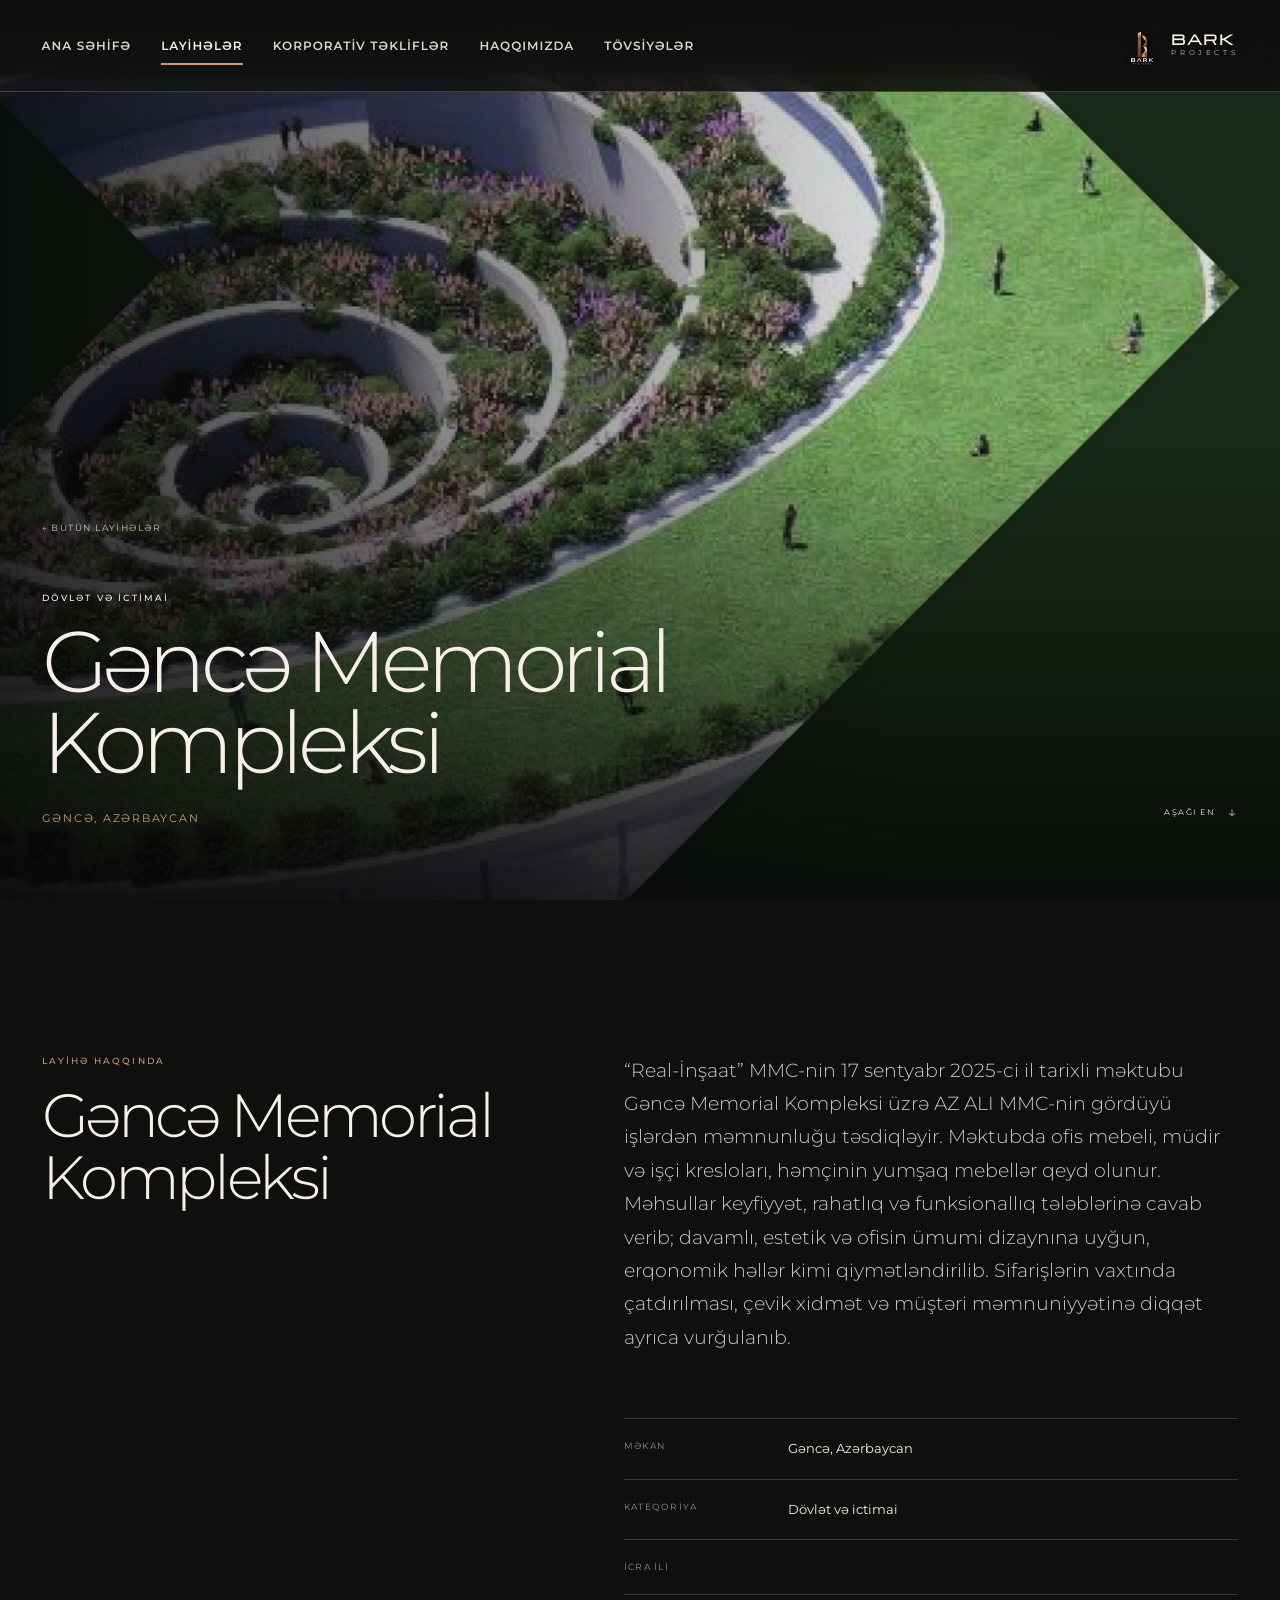
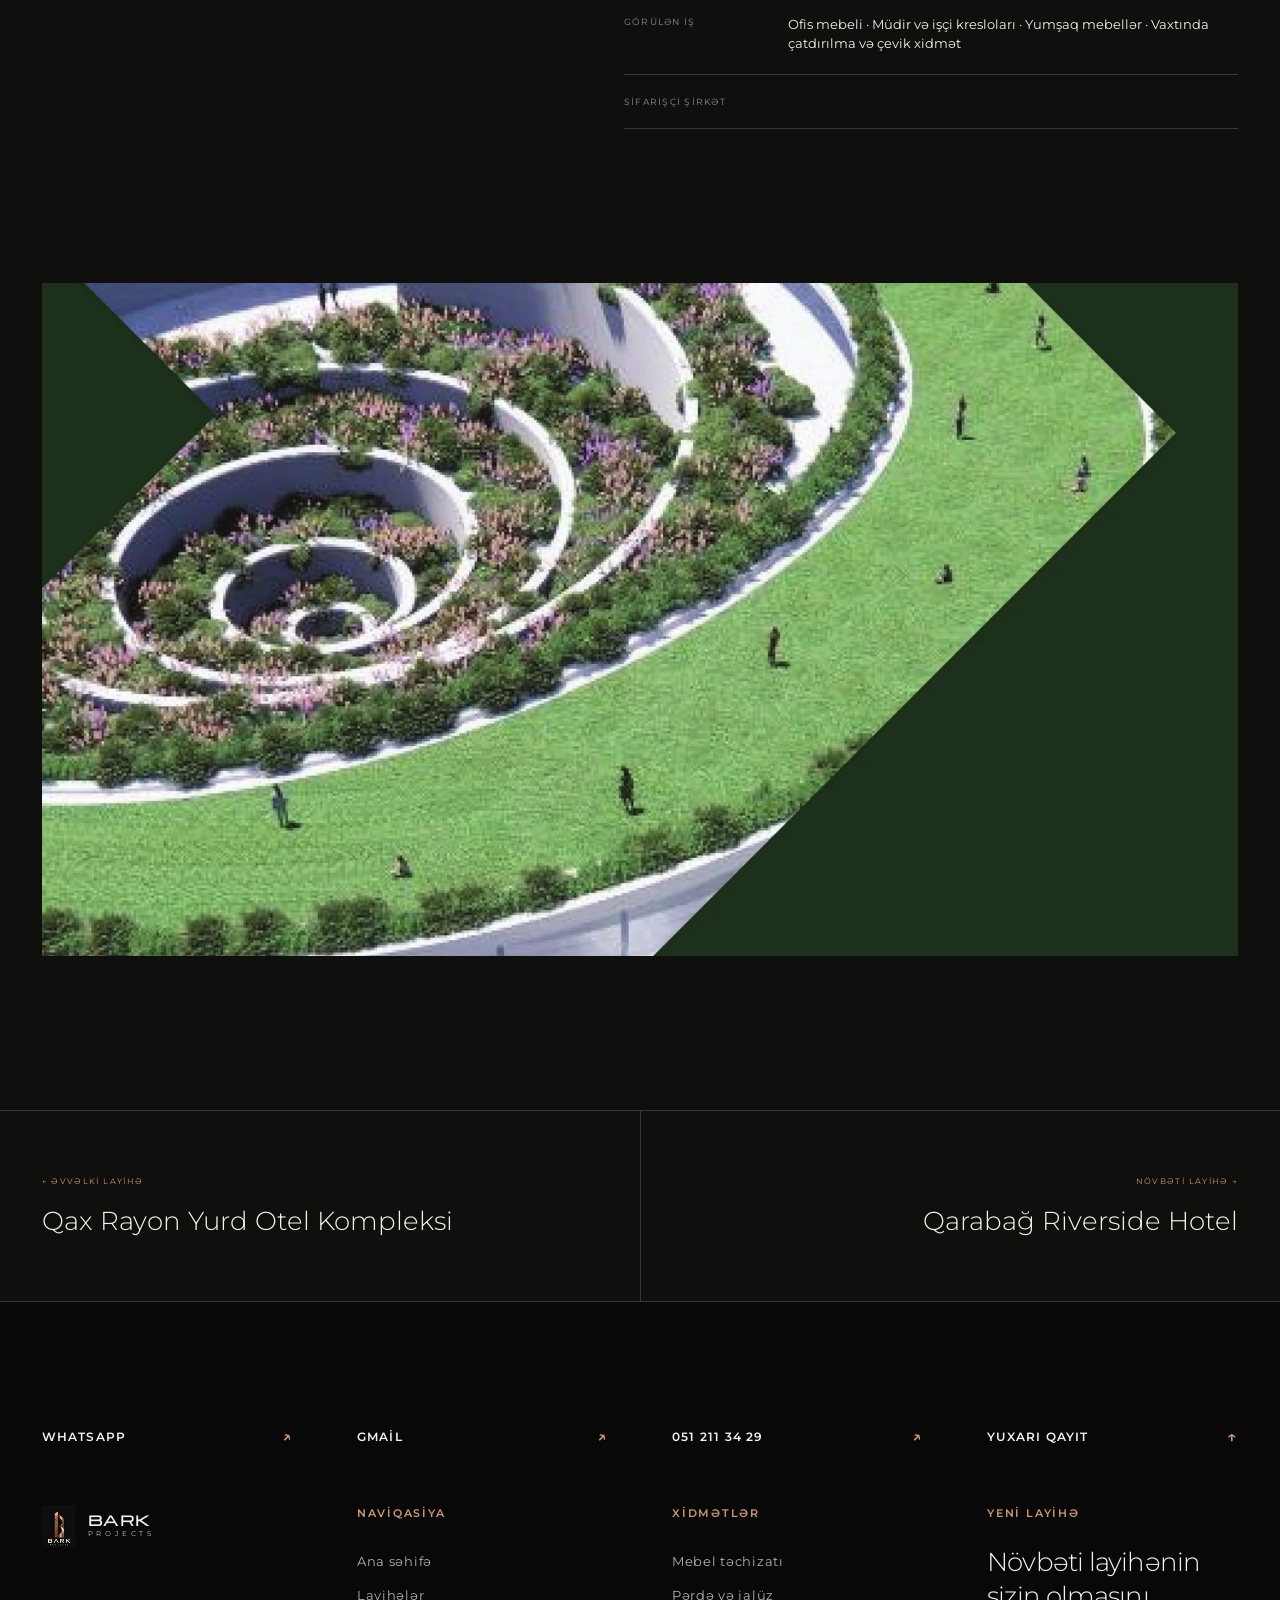
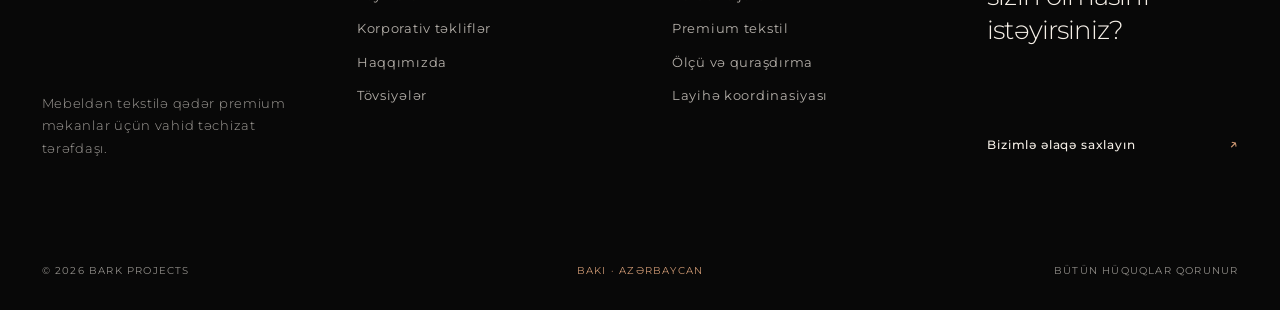
<file: project.html>
<!doctype html>
<html lang="az">
<head>
  <meta charset="utf-8" />
  <meta name="viewport" content="width=device-width, initial-scale=1" />
  <meta name="theme-color" content="#161617" />
  <meta name="description" content="BARK PROJECTS layihə təqdimatı." />
  <title>BARK PROJECTS — Layihə</title>
  <link rel="icon" type="image/png" href="/assets/brand/bark-projects-logo.png?v=1" />
  <link rel="preconnect" href="https://fonts.googleapis.com" />
  <link rel="preconnect" href="https://fonts.gstatic.com" crossorigin />
  <link href="https://fonts.googleapis.com/css2?family=Michroma&family=Montserrat:wght@300;400;500;600&family=Playfair+Display:ital,wght@0,400;0,500;1,400&display=swap" rel="stylesheet" />
  <link rel="stylesheet" href="styles.css?v=14" />
</head>
<body class="project-detail-page">
  <header class="site-header" id="top">
    <a class="brand" href="index.html" aria-label="BARK Projects ana səhifə">
      <span class="brand-symbol" aria-hidden="true"><img src="assets/brand/bark-projects-logo.png" alt="" /></span>
      <span class="brand-type"><strong>BARK</strong><span>PROJECTS</span></span>
    </a>
    <nav class="desktop-nav" aria-label="Əsas naviqasiya">
      <a class="nav-link" href="index.html">Ana səhifə</a>
      <a class="nav-link active" href="projects.html">Layihələr</a>
      <a class="nav-link" href="corporate.html">Korporativ təkliflər</a>
      <a class="nav-link" href="about.html">Haqqımızda</a>
      <a class="nav-link" href="clients.html">Tövsiyələr</a>
    </nav>
    <button class="menu-toggle" aria-label="Menyunu aç" aria-expanded="false"><span></span><span></span></button>
  </header>

  <main id="project-detail" aria-live="polite">
    <section class="detail-hero" aria-labelledby="detail-title">
      <img id="detail-image" src="" alt="" role="button" tabindex="0" aria-haspopup="dialog" aria-label="Şəkli böyüt" />
      <div class="detail-shade" aria-hidden="true"></div>
      <div class="detail-hero-copy">
        <a class="detail-back" href="projects.html">← Bütün layihələr</a>
        <p class="eyebrow" id="detail-category"></p>
        <h1 id="detail-title">Layihə</h1>
        <p id="detail-location"></p>
      </div>
      <span class="detail-scroll" aria-hidden="true">AŞAĞI EN <i>↓</i></span>
    </section>

    <section class="detail-story section-wrap">
      <div class="detail-lead" data-reveal>
        <p class="eyebrow copper">LAYİHƏ HAQQINDA</p>
        <h2 id="detail-heading"></h2>
      </div>
      <div class="detail-copy" data-reveal>
        <p id="detail-description"></p>
        <dl class="detail-facts">
          <div><dt>Məkan</dt><dd id="fact-location"></dd></div>
          <div><dt>Kateqoriya</dt><dd id="fact-category"></dd></div>
          <div id="fact-year-row" hidden><dt>İcra ili</dt><dd id="fact-year"></dd></div>
          <div><dt>Görülən iş</dt><dd id="fact-scope">Mebel · tekstil · pərdə və jalüz</dd></div>
          <div id="fact-client-row" hidden><dt>Sifarişçi şirkət</dt><dd id="fact-client"></dd></div>
        </dl>
      </div>
    </section>

    <section class="detail-image-section section-wrap" data-reveal>
      <img id="detail-image-secondary" src="" alt="" loading="eager" role="button" tabindex="0" aria-haspopup="dialog" aria-label="Şəkli böyüt" />
    </section>


    <nav class="detail-pagination" aria-label="Layihələr arasında keçid">
      <a id="project-prev" href="#"><span>← Əvvəlki layihə</span><strong></strong></a>
      <a id="project-next" href="#"><span>Növbəti layihə →</span><strong></strong></a>
    </nav>
  </main>

  <footer class="site-footer premium-footer" id="footer">
    <div class="footer-glow" aria-hidden="true"></div>
    <div class="footer-shell">
      <div class="footer-grid" data-reveal-stagger>
        <div class="footer-column">
          <a class="footer-action" href="https://wa.me/994512113429?text=Salam%2C%20BARK%20PROJECTS%20haqq%C4%B1nda%20m%C9%99lumat%20almaq%20ist%C9%99yir%C9%99m." target="_blank" rel="noopener"><span>WhatsApp</span><i>↗</i></a>
          <div class="footer-panel footer-identity">
            <a class="brand footer-brand" href="index.html" aria-label="BARK Projects ana səhifə"><span class="brand-symbol" aria-hidden="true"><img src="assets/brand/bark-projects-logo.png" alt="" /></span><span class="brand-type"><strong>BARK</strong><span>PROJECTS</span></span></a>
            <p>Mebeldən tekstilə qədər premium məkanlar üçün vahid təchizat tərəfdaşı.</p>
          </div>
        </div>
        <div class="footer-column">
          <a class="footer-action" href="https://mail.google.com/mail/?view=cm&amp;fs=1&amp;su=BARK%20PROJECTS%20-%20layih%C9%99%20sor%C4%9Fusu" target="_blank" rel="noopener"><span>Gmail</span><i>↗</i></a>
          <nav class="footer-panel" aria-label="Footer naviqasiyası">
            <h2>Naviqasiya</h2>
            <a href="index.html">Ana səhifə</a>
            <a href="projects.html">Layihələr</a>
            <a href="corporate.html">Korporativ təkliflər</a>
            <a href="about.html">Haqqımızda</a>
            <a href="clients.html">Tövsiyələr</a>
          </nav>
        </div>
        <div class="footer-column">
          <a class="footer-action" href="tel:+994512113429"><span>051 211 34 29</span><i>↗</i></a>
          <div class="footer-panel">
            <h2>Xidmətlər</h2>
            <a href="corporate.html#services">Mebel təchizatı</a>
            <a href="corporate.html#services">Pərdə və jalüz</a>
            <a href="corporate.html#services">Premium tekstil</a>
            <a href="corporate.html#services">Ölçü və quraşdırma</a>
            <a href="corporate.html#contact">Layihə koordinasiyası</a>
          </div>
        </div>
        <div class="footer-column">
          <a class="footer-action" href="#top"><span>Yuxarı qayıt</span><i>↑</i></a>
          <div class="footer-panel footer-inquiry">
            <h2>Yeni layihə</h2>
            <p>Növbəti layihənin sizin olmasını istəyirsiniz?</p>
            <a class="footer-cta" href="corporate.html#contact"><span>Bizimlə əlaqə saxlayın</span><i>↗</i></a>
          </div>
        </div>
      </div>
      <div class="footer-bottom"><span>© 2026 BARK PROJECTS</span><span>BAKI · AZƏRBAYCAN</span><span>BÜTÜN HÜQUQLAR QORUNUR</span></div>
    </div>
  </footer>
  <dialog class="project-dialog detail-lightbox" id="detail-lightbox" aria-labelledby="detail-lightbox-title">
    <div class="dialog-bar">
      <div><p class="eyebrow copper">LAYİHƏ GÖRÜNTÜSÜ</p><h2 id="detail-lightbox-title"></h2></div>
      <button class="dialog-close" type="button" aria-label="Bağla">×</button>
    </div>
    <div class="dialog-image-wrap"><img id="detail-lightbox-image" alt="" /></div>
    <div class="dialog-content">
      <p class="dialog-location" id="detail-lightbox-count" aria-live="polite"></p>
      <div class="dialog-controls"><button type="button" class="detail-lightbox-prev" aria-label="Əvvəlki görüntü">←</button><button type="button" class="detail-lightbox-next" aria-label="Növbəti görüntü">→</button></div>
    </div>
  </dialog>
  <script src="motion.js?v=3"></script>
  <script src="page.js?v=3"></script>
  <script src="project-detail.js?v=8"></script>
</body>
</html>
</file>
<file: styles.css>
:root {
  --black: #0f0f0e;
  --black-soft: #161617;
  --panel: #1c1b1a;
  --ivory: #f6f0e8;
  --silver: #c7c8ca;
  --muted: #8f8e8b;
  --copper: #cc9772;
  --line: rgba(246, 240, 232, 0.18);
  --page-x: clamp(18px, 3.25vw, 54px);
  --ease: cubic-bezier(.22, 1, .36, 1);
}
* { box-sizing: border-box; }
html { scroll-behavior: smooth; background: var(--black); }
body { margin: 0; background: var(--black); color: var(--ivory); font-family: "Montserrat", Arial, sans-serif; font-size: 15px; line-height: 1.5; -webkit-font-smoothing: antialiased; }
section { scroll-margin-top: 92px; }
body:has(dialog[open]) { overflow: hidden; }
a { color: inherit; text-decoration: none; }
button, input { font: inherit; }
button { color: inherit; }
img { max-width: 100%; }
.sr-only { position: absolute; width: 1px; height: 1px; padding: 0; margin: -1px; overflow: hidden; clip: rect(0, 0, 0, 0); white-space: nowrap; border: 0; }

.site-header { position: fixed; inset: 0 0 auto; z-index: 100; min-height: 92px; display: grid; grid-template-columns: 1fr auto; grid-template-areas: "nav brand"; align-items: center; gap: clamp(18px, 2vw, 34px); padding: 0 var(--page-x); background: rgba(15, 15, 14, .88); border-bottom: 1px solid var(--line); backdrop-filter: blur(20px) saturate(125%); -webkit-backdrop-filter: blur(20px) saturate(125%); }
.brand { grid-area: brand; display: inline-flex; align-items: center; gap: 12px; justify-self: end; }
.brand-symbol { width: 34px; height: 42px; display: grid; place-items: center; overflow: hidden; }
.brand-symbol img { width: 100%; height: 100%; object-fit: cover; object-position: 50% 17%; }
.brand-type { display: grid; gap: 2px; }
.brand-type strong { font-family: "Michroma", sans-serif; font-size: 14px; letter-spacing: .11em; line-height: 1; }
.brand-type span { font-size: 7px; letter-spacing: .52em; color: var(--silver); }
.desktop-nav { grid-area: nav; display: flex; align-items: center; gap: clamp(24px, 2.35vw, 42px); }
.nav-link { position: relative; padding: 35px 0 33px; color: rgba(246, 240, 232, .88); font-size: clamp(12px, .82vw, 14px); font-weight: 600; line-height: 1.3; letter-spacing: .085em; text-transform: uppercase; white-space: nowrap; text-rendering: geometricPrecision; transition: color .25s ease; }
.nav-link::after { content: ""; position: absolute; left: 0; right: 100%; bottom: 22px; height: 2px; background: var(--copper); transition: right .35s var(--ease); }
.nav-link:hover, .nav-link.active { color: var(--ivory); }
.nav-link:hover::after, .nav-link.active::after { right: 0; }
.header-phone { grid-area: phone; display: flex; align-items: center; gap: 12px; font-size: 11px; letter-spacing: .07em; }
.header-phone span { color: var(--muted); text-transform: uppercase; }
.header-phone b { font-weight: 500; }
.header-phone i { color: var(--copper); font-style: normal; }
.menu-toggle { display: none; }

.hero { position: relative; min-height: 100svh; overflow: hidden; display: flex; align-items: flex-end; padding: 170px var(--page-x) 72px; border-bottom: 1px solid var(--line); isolation: isolate; }
.hero-media { position: absolute; z-index: -2; inset: 92px 0 0; overflow: hidden; translate: 0 var(--scroll-parallax-y, 0px); animation: hero-arrive 1.5s var(--ease) both; will-change: transform, translate; }
.hero-media img { position: absolute; inset: 0; width: 100%; height: 100%; object-fit: cover; object-position: center; transform: scale(1.045); will-change: transform; }
.hero-media .hero-slide { opacity: 0; transform: scale(1.085); transition: opacity .95s ease, transform 7s linear; }
.hero-media .hero-slide.is-active { opacity: 1; transform: scale(1.045); }
@keyframes hero-arrive { from { opacity: 0; transform: scale(1.11); } to { opacity: 1; transform: scale(1.045); } }
.hero-overlay { position: absolute; z-index: -1; inset: 92px 0 0; background: linear-gradient(90deg, rgba(4,4,4,.7) 0%, rgba(4,4,4,.22) 50%, rgba(4,4,4,.08) 100%), linear-gradient(0deg, rgba(4,4,4,.68) 0%, transparent 48%); }
.hero-content { max-width: 780px; opacity: var(--scroll-hero-opacity, 1); translate: 0 var(--scroll-hero-y, 0px); animation: hero-copy-arrive .85s var(--ease) both; will-change: translate, opacity; }
.detail-hero-copy, .corporate-hero-copy { animation: hero-copy-arrive .85s var(--ease) both; }
@keyframes hero-copy-arrive { from { transform: translateY(22px); } to { transform: translateY(0); } }
.eyebrow { margin: 0 0 18px; font-size: 9px; font-weight: 500; letter-spacing: .24em; text-transform: uppercase; }
.copper { color: var(--copper); }
.hero h1 { margin: 0; font-family: "Montserrat", sans-serif; font-size: clamp(64px, 8vw, 132px); font-weight: 300; letter-spacing: -.065em; line-height: .82; text-shadow: 0 2px 30px rgba(0,0,0,.24); }
.hero h1 span { color: var(--copper); font-family: inherit; font-style: normal; letter-spacing: inherit; }
.hero-copy { margin: 34px 0 0; max-width: 560px; color: rgba(246,240,232,.84); font-size: clamp(14px, 1.25vw, 18px); font-weight: 300; }
.hero-slider { position: absolute; right: var(--page-x); bottom: 21px; z-index: 2; display: flex; align-items: center; gap: 14px; color: var(--ivory); }
.hero-slide-caption { max-width: 220px; overflow: hidden; color: rgba(246,240,232,.8); font-size: 8px; letter-spacing: .15em; text-overflow: ellipsis; white-space: nowrap; }
.hero-slider-pages { display: flex; align-items: center; gap: 9px; }
.hero-slider button { border: 0; background: transparent; color: rgba(246,240,232,.58); cursor: pointer; transition: color .2s ease, transform .2s var(--ease); }
.hero-slider button:hover { color: var(--ivory); transform: translateY(-2px); }
.hero-slider-pages button { position: relative; padding: 8px 2px; font-size: 8px; letter-spacing: .08em; }
.hero-slider-pages button::after { position: absolute; right: 100%; bottom: 2px; left: 0; height: 1px; content: ""; background: var(--copper); transition: right .35s var(--ease); }
.hero-slider-pages button[aria-current="true"] { color: var(--ivory); }
.hero-slider-pages button[aria-current="true"]::after { right: 0; }
.hero-slider-arrow { padding: 4px; color: var(--copper) !important; font-size: 15px; }
@keyframes cue-down { 0%,100% { transform: translateY(0); } 50% { transform: translateY(6px); } }

.section-wrap { padding-inline: var(--page-x); }
.home-statement { padding-block: clamp(110px, 12vw, 190px); text-align: center; }
.home-statement h2 { max-width: 1050px; margin: 0 auto; font-size: clamp(42px, 5.5vw, 84px); font-weight: 300; letter-spacing: -.055em; line-height: 1.06; text-wrap: balance; }
.home-statement > p:last-child { max-width: 1420px; margin: 54px auto 0; color: var(--silver); font-size: clamp(18px, 2vw, 30px); font-weight: 300; line-height: 1.65; text-wrap: balance; }

.selected-projects { padding-bottom: clamp(110px, 12vw, 180px); }
.selected-heading { display: grid; grid-template-columns: 1fr auto 1fr; align-items: center; gap: 34px; margin-bottom: 64px; }
.selected-heading span { height: 1px; background: var(--line); }
.selected-heading h2 { margin: 0; font-size: clamp(34px, 3.2vw, 52px); font-weight: 300; letter-spacing: -.035em; text-align: center; }
.selected-grid { display: grid; grid-template-columns: repeat(3, minmax(0, 1fr)); gap: 18px; }
.selected-card { position: relative; min-height: 320px; overflow: hidden; background: var(--panel); }
.selected-card::after { content: ""; position: absolute; inset: 40% 0 0; background: linear-gradient(to bottom, transparent, rgba(0,0,0,.88)); }
.selected-card img { width: 100%; height: 100%; display: block; object-fit: cover; transition: transform 1s var(--ease), filter .5s ease; }
.selected-card:hover img { transform: scale(1.04); filter: brightness(.82); }
.selected-card > span { position: absolute; z-index: 1; inset: auto 28px 28px; display: grid; gap: 8px; }
.selected-card b { font-size: clamp(18px, 1.6vw, 25px); font-weight: 400; }
.selected-card small { color: rgba(246,240,232,.68); font-size: 8px; letter-spacing: .16em; text-transform: uppercase; }
.selected-footer { display: flex; justify-content: center; padding-top: 52px; }
.projects-cta { position: relative; min-width: 310px; display: inline-flex; align-items: center; justify-content: space-between; gap: 42px; padding: 12px 0 16px; color: var(--ivory); font-size: 12px; font-weight: 500; letter-spacing: .13em; text-transform: uppercase; transition: color .4s ease, transform .4s var(--ease); }
.projects-cta::before { content: ""; position: absolute; right: 0; bottom: 0; left: 0; height: 1px; background: rgba(205,179,157,.38); }
.projects-cta::after { content: ""; position: absolute; right: 0; bottom: 0; left: 0; height: 1px; background: var(--copper); transform: scaleX(.16); transform-origin: left; transition: transform .55s var(--ease); }
.projects-cta span { padding: 0; }
.projects-cta i { width: 38px; height: 38px; display: grid; flex: 0 0 38px; place-items: center; border: 1px solid rgba(204,151,114,.48); border-radius: 50%; color: var(--copper); font-size: 15px; font-style: normal; transition: color .4s ease, background .4s ease, border-color .4s ease, transform .4s var(--ease); }
.projects-cta:hover { color: var(--champagne); transform: translateY(-2px); }
.projects-cta:hover::after { transform: scaleX(1); }
.projects-cta:hover i { border-color: var(--copper); background: var(--copper); color: var(--black); transform: rotate(45deg); }
.projects-cta:focus-visible { outline: 2px solid var(--champagne, #cdb39d); outline-offset: 5px; }

.home-about { display: grid; grid-template-columns: minmax(0, 1.1fr) minmax(420px, .9fr); min-height: 760px; padding-top: 0; padding-bottom: clamp(110px, 12vw, 180px); gap: clamp(54px, 8vw, 130px); align-items: stretch; }
.home-about-visual { min-height: 650px; overflow: hidden; background: var(--panel); }
.home-about-visual img { width: 100%; height: 100%; display: block; object-fit: cover; }
.home-about-copy { align-self: center; padding-block: 60px; }
.home-about-copy h2 { margin: 0 0 40px; font-size: clamp(48px, 5.5vw, 84px); font-weight: 300; letter-spacing: -.06em; line-height: .98; }
.home-about-copy h2 em { color: var(--copper); font-family: inherit; font-size: inherit; font-style: normal; font-weight: inherit; letter-spacing: inherit; }
.home-about-copy > p:not(.eyebrow) { max-width: 660px; margin: 0 0 24px; color: var(--silver); font-size: clamp(15px, 1.25vw, 19px); font-weight: 300; line-height: 1.8; }
.text-link { display: inline-flex; align-items: center; gap: 18px; margin-top: 28px; padding-bottom: 10px; border-bottom: 1px solid var(--copper); font-size: 12px; letter-spacing: .06em; }
.text-link i { color: var(--copper); font-style: normal; }

.clients { position: relative; overflow: hidden; padding-block: clamp(110px, 12vw, 170px); border-block: 1px solid var(--line); isolation: isolate; }
.clients-backdrop { position: absolute; z-index: -2; inset: 0; background: url("assets/projects/web/ritz-interior.webp") center / cover no-repeat; opacity: .23; filter: saturate(.55); }
.clients::after { content: ""; position: absolute; z-index: -1; inset: 0; background: linear-gradient(90deg, rgba(10,10,9,.98), rgba(10,10,9,.78)), linear-gradient(0deg, rgba(10,10,9,.92), rgba(10,10,9,.62)); }
.clients-heading { display: grid; grid-template-columns: 1fr auto; gap: 24px 60px; align-items: end; margin-bottom: 72px; }
.clients-heading .eyebrow { grid-column: 1 / -1; margin-bottom: 0; }
.clients-heading h2 { margin: 0; font-size: clamp(58px, 7vw, 108px); font-weight: 300; letter-spacing: -.06em; line-height: .9; }
.clients-heading > p:last-child { max-width: 440px; margin: 0; color: var(--silver); font-weight: 300; }
.client-grid { display: grid; grid-template-columns: repeat(3, minmax(0, 1fr)); column-gap: clamp(34px, 6vw, 100px); }
.client-grid article { padding: 26px 0 24px; border-top: 1px solid rgba(246,240,232,.24); }
.client-grid article > a { display: block; color: inherit; text-decoration: none; }
.client-grid h3 { margin: 0 0 13px; color: var(--copper); font-size: clamp(16px, 1.35vw, 21px); font-weight: 400; line-height: 1.35; }
.client-grid p { margin: 0; color: var(--ivory); font-size: 13px; font-weight: 300; }
.client-grid p span { color: var(--muted); }
.client-grid .client-sector { margin-top: 10px; color: var(--muted); font-size: 10px; letter-spacing: .16em; text-transform: uppercase; }
.client-grid article > a h3 { transition: color .25s ease, transform .25s ease; }
.client-grid article > a:hover h3 { color: var(--ivory); transform: translateX(5px); }

.projects { padding-top: 118px; padding-bottom: 130px; }
.projects-intro { display: grid; grid-template-columns: 1fr minmax(280px, 470px); align-items: end; gap: 70px; margin-bottom: 72px; padding-bottom: 58px; border-bottom: 1px solid var(--line); }
.projects-intro h2 { margin: 0; font-size: clamp(54px, 7.5vw, 116px); font-weight: 300; letter-spacing: -.065em; line-height: .88; }
.projects-intro p:last-child { max-width: 450px; margin: 0; color: var(--silver); font-size: 15px; font-weight: 300; line-height: 1.75; }
.catalogue-tools { display: flex; justify-content: space-between; align-items: center; gap: 28px; padding: 0 0 22px; }
.filters { display: flex; align-items: center; gap: 8px; min-width: 0; overflow-x: auto; scrollbar-width: none; }
.filters::-webkit-scrollbar { display: none; }
.filter-button { flex: 0 0 auto; border: 1px solid var(--line); border-radius: 999px; padding: 9px 14px; background: transparent; color: var(--muted); cursor: pointer; font-size: 9px; letter-spacing: .08em; text-transform: uppercase; transition: color .22s ease, border-color .22s ease, background .22s ease; }
.filter-button:hover { color: var(--ivory); border-color: rgba(246,240,232,.45); }
.filter-button.active { color: var(--black); border-color: var(--copper); background: var(--copper); }
.search-box { flex: 0 0 210px; display: flex; align-items: center; gap: 10px; border-bottom: 1px solid var(--line); }
.search-box input { width: 100%; padding: 10px 0; border: 0; outline: 0; color: var(--ivory); background: transparent; font-size: 11px; }
.search-box input::placeholder { color: var(--muted); }
.search-box span { color: var(--copper); }

.project-grid { display: grid; grid-template-columns: repeat(3, minmax(0, 1fr)); gap: 14px; align-items: start; }
.project-column { display: flex; min-width: 0; flex-direction: column; gap: 14px; }
.project-card { position: relative; width: 100%; display: block; margin: 0; overflow: hidden; background: var(--panel); cursor: pointer; }
.project-card:focus-visible { outline: 2px solid var(--copper); outline-offset: 3px; }
.project-image { position: relative; width: 100%; aspect-ratio: 5 / 4; overflow: hidden; }
.project-image--documented { display: grid; place-items: center; background: radial-gradient(circle at 78% 22%, rgba(204,151,114,.2), transparent 32%), linear-gradient(135deg, #24211e, #111110 62%, #30251f); }
.project-image--documented::before { content: "BARK PROJECTS"; position: absolute; inset: 0; display: grid; place-items: center; color: rgba(246,240,232,.08); font-family: "Michroma", sans-serif; font-size: clamp(18px, 3vw, 42px); letter-spacing: .2em; }
.project-document-marker { position: absolute; z-index: 1; top: 20px; left: 20px; color: var(--copper); font-size: 8px; letter-spacing: .17em; text-transform: uppercase; }
.project-image--documented .project-caption, .project-card:hover .project-image--documented .project-caption, .project-card:focus-visible .project-image--documented .project-caption { opacity: 1; transform: none; }
.project-card:hover .project-image--documented::after, .project-card:focus-visible .project-image--documented::after { background: rgba(0,0,0,.26); }
.project-image::after { content: ""; position: absolute; inset: 0; background: rgba(0,0,0,.26); pointer-events: none; transition: background .45s ease; }
.project-image img { display: block; width: 100%; height: 100%; object-fit: cover; transition: transform .9s var(--ease), filter .45s ease; }
.project-card:hover .project-image img, .project-card:focus-visible .project-image img { transform: scale(1.035); filter: brightness(1.08) saturate(1.04); }
.project-card:hover .project-image::after, .project-card:focus-visible .project-image::after { background: rgba(0,0,0,.04); }
.project-caption { position: absolute; z-index: 2; inset: 0; display: grid; place-items: center; padding: clamp(22px, 3vw, 48px); text-align: center; pointer-events: none; transition: opacity .38s var(--ease), transform .48s var(--ease); }
.project-card:hover .project-caption, .project-card:focus-visible .project-caption { opacity: 0; transform: translateY(-8px); }
.project-caption > div { width: 100%; display: grid; place-items: center; }
.project-name { max-width: 92%; margin: 0; font-size: clamp(17px, 1.55vw, 27px); font-weight: 300; letter-spacing: -.035em; line-height: 1.22; text-wrap: balance; text-shadow: 0 2px 24px rgba(0,0,0,.5); }
.project-meta { display: none; }
.empty-state { padding: 80px 0; color: var(--muted); text-align: center; }

.detail-hero { position: relative; min-height: 100svh; overflow: hidden; display: flex; align-items: flex-end; padding: 170px var(--page-x) 74px; isolation: isolate; }
.detail-hero--documented { background: radial-gradient(circle at 76% 26%, rgba(204,151,114,.24), transparent 30%), linear-gradient(135deg, #24211e, #111110 62%, #30251f); }
.detail-hero--documented::after { content: "BARK PROJECTS"; position: absolute; z-index: -1; inset: 8% 0 0; display: grid; place-items: center; color: rgba(246,240,232,.07); font-family: "Michroma", sans-serif; font-size: clamp(28px, 7vw, 96px); letter-spacing: .2em; }
.detail-hero--documented .detail-shade { display: none; }
.detail-hero--documented .detail-hero-copy { position: relative; }
.detail-hero > img { position: absolute; z-index: -2; inset: 92px 0 0; width: 100%; height: calc(100% - 92px); object-fit: cover; translate: 0 var(--scroll-parallax-y, 0px); animation: hero-arrive 1.35s var(--ease) both; }
.detail-hero > img, .detail-image-section img[role="button"] { cursor: zoom-in; }
.detail-shade { position: absolute; z-index: -1; inset: 92px 0 0; background: linear-gradient(90deg, rgba(5,5,5,.8), rgba(5,5,5,.12) 70%), linear-gradient(0deg, rgba(5,5,5,.8), transparent 58%); }
.detail-hero-copy { max-width: min(980px, 82vw); }
.detail-back { display: inline-block; margin-bottom: 56px; color: rgba(246,240,232,.78); font-size: 9px; letter-spacing: .16em; text-transform: uppercase; }
.detail-hero h1 { max-width: 1100px; margin: 0; font-size: clamp(44px, 6.7vw, 108px); font-weight: 300; letter-spacing: -.062em; line-height: .94; text-wrap: balance; }
.detail-hero-copy > p:last-child { margin: 26px 0 0; color: var(--copper); font-size: 11px; letter-spacing: .16em; text-transform: uppercase; }
.detail-scroll { position: absolute; right: var(--page-x); bottom: 76px; display: flex; align-items: center; gap: 12px; font-size: 8px; letter-spacing: .18em; }
.detail-scroll i { color: var(--copper); font-size: 16px; font-style: normal; animation: cue-down 1.8s ease-in-out infinite; }
.detail-story { display: grid; grid-template-columns: minmax(280px,.85fr) minmax(420px,1.15fr); gap: clamp(70px,10vw,180px); padding-block: clamp(110px,12vw,180px); }
.detail-lead h2 { max-width: 700px; margin: 0; font-size: clamp(40px,4.8vw,76px); font-weight: 300; letter-spacing: -.055em; line-height: 1; text-wrap: balance; }
.detail-copy > p { max-width: 760px; margin: 0; color: var(--silver); font-size: clamp(17px,1.45vw,22px); font-weight: 300; line-height: 1.8; }
.detail-facts { margin: 64px 0 0; border-top: 1px solid var(--line); }
.detail-facts div { display: grid; grid-template-columns: 140px 1fr; gap: 24px; padding: 20px 0; border-bottom: 1px solid var(--line); }
.detail-facts dt { color: var(--muted); font-size: 9px; letter-spacing: .14em; text-transform: uppercase; }
.detail-facts dd { margin: 0; color: var(--ivory); font-size: 13px; }
.detail-image-section { padding-bottom: clamp(110px,12vw,180px); }
.detail-image-section img { width: 100%; max-height: 82vh; display: block; object-fit: cover; aspect-ratio: 16 / 9; }
.detail-pagination { display: grid; grid-template-columns: 1fr 1fr; border-top: 1px solid var(--line); border-bottom: 1px solid var(--line); }
.detail-pagination a { min-height: 190px; display: flex; flex-direction: column; justify-content: center; gap: 18px; padding: 38px var(--page-x); transition: background .35s ease; }
.detail-pagination a + a { align-items: flex-end; border-left: 1px solid var(--line); text-align: right; }
.detail-pagination a:hover { background: rgba(204,151,114,.06); }
.detail-pagination span { color: var(--copper); font-size: 8px; letter-spacing: .17em; text-transform: uppercase; }
.detail-pagination strong { max-width: 580px; font-size: clamp(18px,2vw,30px); font-weight: 300; line-height: 1.25; }

.corporate-hero { position: relative; min-height: 100svh; overflow: hidden; display: flex; align-items: flex-end; padding: 180px var(--page-x) 76px; isolation: isolate; }
.corporate-hero > img { position: absolute; z-index: -2; inset: 92px 0 0; width: 100%; height: calc(100% - 92px); object-fit: cover; object-position: center; translate: 0 var(--scroll-parallax-y, 0px); animation: hero-arrive 1.4s var(--ease) both; }
.corporate-hero-shade { position: absolute; z-index: -1; inset: 92px 0 0; background: linear-gradient(90deg, rgba(5,5,4,.83), rgba(5,5,4,.16) 72%), linear-gradient(0deg, rgba(5,5,4,.82), transparent 56%); }
.corporate-hero-copy { max-width: 1020px; }
.corporate-hero h1 { margin: 0; font-size: clamp(58px,7.6vw,124px); font-weight: 300; letter-spacing: -.067em; line-height: .88; }
.corporate-hero h1 span { color: var(--copper); }
.corporate-hero-copy > p:last-child { max-width: 690px; margin: 36px 0 0; color: rgba(246,240,232,.82); font-size: clamp(15px,1.35vw,20px); font-weight: 300; line-height: 1.7; }
.corporate-scope { position: absolute; right: var(--page-x); bottom: 78px; display: grid; gap: 10px; color: rgba(246,240,232,.7); font-size: 8px; letter-spacing: .16em; text-align: right; text-transform: uppercase; }
.corporate-scope span::before { content: ""; display: inline-block; width: 26px; height: 1px; margin: 0 12px 3px 0; background: var(--copper); }
.corporate-intro { display: grid; grid-template-columns: .55fr 1.45fr; gap: clamp(60px,9vw,150px); padding-block: clamp(110px,12vw,180px); border-bottom: 1px solid var(--line); }
.corporate-intro h2 { max-width: 1100px; margin: 0; font-size: clamp(45px,6vw,94px); font-weight: 300; letter-spacing: -.06em; line-height: 1; }
.corporate-intro-visual { grid-column: 1 / -1; position: relative; width: 100%; aspect-ratio: 2.15 / 1; margin: 0; overflow: hidden; background: var(--panel); }
.corporate-intro-visual::after { position: absolute; inset: 0; background: linear-gradient(90deg, rgba(8,8,8,.2), transparent 48%), linear-gradient(0deg, rgba(8,8,8,.16), transparent 36%); content: ""; pointer-events: none; }
.corporate-intro-visual img { width: 100%; height: 100%; display: block; object-fit: cover; transition: transform 1.1s var(--ease); }
.corporate-intro-visual:hover img { transform: scale(1.018); }
.corporate-intro div > p { max-width: 850px; margin: 48px 0 0; color: var(--silver); font-size: clamp(17px,1.65vw,24px); font-weight: 300; line-height: 1.75; }
.corporate-services { padding-block: clamp(110px,12vw,180px); }
.service-feature { display: grid; grid-template-columns: minmax(0,1.25fr) minmax(320px,.75fr); gap: clamp(50px,8vw,130px); align-items: center; margin-bottom: clamp(100px,12vw,180px); }
.service-feature:last-child { margin-bottom: 0; }
.service-feature.reverse { grid-template-columns: minmax(320px,.75fr) minmax(0,1.25fr); }
.service-feature.reverse .service-image { grid-column: 2; }
.service-feature.reverse .service-copy { grid-column: 1; grid-row: 1; }
.service-image { min-height: 620px; overflow: hidden; background: var(--panel); }
.service-image img { width: 100%; height: 100%; display: block; object-fit: cover; transition: transform 1.1s var(--ease); }
.service-feature:hover .service-image img { transform: scale(1.025); }
.service-copy > span { display: block; margin-bottom: 48px; color: var(--muted); font-size: 10px; letter-spacing: .15em; }
.service-copy h2 { margin: 0; font-size: clamp(37px,4.2vw,66px); font-weight: 300; letter-spacing: -.055em; line-height: 1.04; text-wrap: balance; }
.service-copy > p:last-child { max-width: 590px; margin: 34px 0 0; color: var(--silver); font-size: clamp(15px,1.2vw,18px); font-weight: 300; line-height: 1.8; }
.corporate-proof { display: grid; grid-template-columns: repeat(4,minmax(0,1fr)); padding-block: 0 clamp(110px,11vw,170px); }
.corporate-proof div { min-height: 160px; display: flex; flex-direction: column; justify-content: space-between; padding: 24px; border-top: 1px solid var(--line); border-right: 1px solid var(--line); }
.corporate-proof div:first-child { border-left: 1px solid var(--line); }
.corporate-proof strong { color: var(--copper); font-family: "Michroma",sans-serif; font-size: clamp(28px,3vw,48px); font-weight: 400; }
.corporate-proof span { color: var(--muted); font-size: 9px; letter-spacing: .11em; text-transform: uppercase; }
.corporate-cta { position: relative; min-height: 78svh; overflow: hidden; display: grid; place-items: center; padding: 110px var(--page-x); text-align: center; isolation: isolate; }
.corporate-cta > img { position: absolute; z-index: -2; inset: 0; width: 100%; height: 100%; object-fit: cover; translate: 0 var(--scroll-parallax-y, 0px); }
.corporate-cta-shade { position: absolute; z-index: -1; inset: 0; background: rgba(6,6,5,.76); backdrop-filter: saturate(.7); }
.corporate-cta-copy { max-width: 1050px; }
.corporate-cta h2 { margin: 0; font-size: clamp(47px,6.4vw,100px); font-weight: 300; letter-spacing: -.062em; line-height: .98; text-wrap: balance; }
.corporate-cta-copy > p:not(.eyebrow) { max-width: 730px; margin: 34px auto 0; color: rgba(246,240,232,.8); font-size: clamp(15px,1.35vw,19px); font-weight: 300; line-height: 1.7; }
.contact-actions { display: flex; justify-content: center; gap: 12px; margin-top: 48px; }
.contact-button { min-width: 245px; display: grid; grid-template-columns: 1fr 50px; align-items: center; border: 1px solid rgba(246,240,232,.48); background: rgba(15,15,14,.32); backdrop-filter: blur(12px); font-size: 10px; font-weight: 500; letter-spacing: .11em; text-transform: uppercase; transition: color .35s ease, background .35s ease, border-color .35s ease, transform .35s var(--ease); }
.contact-button span { padding: 18px 20px; }
.contact-button i { height: 100%; display: grid; place-items: center; border-left: 1px solid rgba(246,240,232,.28); color: var(--copper); font-size: 16px; font-style: normal; }
.contact-button:hover { transform: translateY(-3px); border-color: var(--copper); background: var(--copper); color: var(--black); }
.contact-button:hover i { color: var(--black); border-color: rgba(15,15,14,.24); }
.corporate-phone { display: inline-block; margin-top: 34px; color: var(--ivory); font-size: 13px; letter-spacing: .12em; }

.offers { border-top: 1px solid var(--line); border-bottom: 1px solid var(--line); background: var(--black-soft); padding: 120px var(--page-x) 34px; }
.offers-inner { display: grid; grid-template-columns: minmax(260px, .8fr) minmax(500px, 1.4fr); gap: clamp(60px, 10vw, 180px); }
.offers-copy h1, .offers-copy h2, .about-content h2 { margin: 0; font-family: "Montserrat", sans-serif; font-size: clamp(43px, 5.4vw, 82px); font-weight: 300; letter-spacing: -.06em; line-height: .95; }
.offers-copy h1 em, .offers-copy h2 em, .about-content h2 em { color: var(--copper); font-family: "Playfair Display", serif; font-weight: 400; }
.offers-intro { max-width: 430px; margin: 32px 0 0; color: var(--silver); font-weight: 300; }
.corporate-contact { max-width: 430px; display: grid; grid-template-columns: 1fr auto auto; align-items: center; gap: 14px; margin-top: 44px; padding: 20px 0; border-top: 1px solid var(--line); border-bottom: 1px solid var(--line); transition: border-color .3s ease; }
.corporate-contact span { color: var(--muted); font-size: 9px; letter-spacing: .12em; text-transform: uppercase; }
.corporate-contact strong { color: var(--ivory); font-size: 14px; font-weight: 500; white-space: nowrap; }
.corporate-contact i { color: var(--copper); font-size: 15px; font-style: normal; transition: transform .3s var(--ease); }
.corporate-contact:hover { border-color: rgba(204,151,114,.62); }
.corporate-contact:hover i { transform: translate(3px,-3px); }
.offer-list { border-top: 1px solid var(--line); }
.offer-item { display: grid; grid-template-columns: 52px 1fr 24px; gap: 20px; padding: 28px 0; border-bottom: 1px solid var(--line); }
.offer-no { color: var(--copper); font-size: 9px; }
.offer-item h2, .offer-item h3 { margin: 0 0 9px; font-size: 21px; font-weight: 400; }
.offer-item p { max-width: 580px; margin: 0; color: var(--muted); font-size: 12px; }
.offer-mark { color: var(--copper); }
.offers-foot { display: flex; align-items: center; gap: 18px; margin-top: 80px; color: var(--muted); font-size: 8px; letter-spacing: .14em; }
.topline-rule { height: 1px; flex: 1; background: var(--line); }
.corporate-page .offers { min-height: calc(100svh - 160px); padding-top: 190px; }
.inner-page main { padding-top: 92px; }
.inner-page .projects { padding-top: 104px; }
.inner-page .home-about { min-height: calc(100svh - 92px); padding-top: clamp(90px, 9vw, 140px); }
.inner-page .clients { min-height: calc(100svh - 92px); }

.about { display: grid; grid-template-columns: minmax(320px, .85fr) minmax(420px, 1.15fr); min-height: 780px; padding-block: 130px; gap: clamp(70px, 10vw, 180px); align-items: center; }
.about-visual { position: relative; aspect-ratio: .82; max-height: 560px; overflow: hidden; background: #111; }
.about-visual img { width: 100%; height: 100%; object-fit: cover; }
.about-body { max-width: 650px; margin: 38px 0 0; color: var(--silver); font-size: clamp(15px, 1.35vw, 19px); font-weight: 300; line-height: 1.8; }
.about-contact { display: grid; grid-template-columns: 1fr auto auto; gap: 22px; margin-top: 54px; padding: 22px 0; border-top: 1px solid var(--line); border-bottom: 1px solid var(--line); font-size: 12px; }
.about-contact b { font-weight: 500; }
.about-contact i { color: var(--copper); font-style: normal; }

.site-footer { display: grid; grid-template-columns: 1fr 1fr auto auto; gap: 40px; align-items: center; padding: 50px var(--page-x); border-top: 1px solid var(--line); color: var(--muted); font-size: 9px; letter-spacing: .08em; }
.footer-brand { justify-self: start; }
.footer-phone { color: var(--ivory); }
.footer-phone i { color: var(--copper); font-style: normal; }
.premium-footer { position: relative; display: block; overflow: hidden; padding: 0 var(--page-x); border: 0; background: #080808; color: var(--ivory); }
.footer-glow { display: none; }
.footer-shell { position: relative; width: 100%; max-width: 1560px; margin: 0 auto; }
.footer-grid { display: grid; grid-template-columns: repeat(4,minmax(0,1fr)); gap: clamp(42px,5vw,90px); padding: clamp(80px,9vw,132px) 0 72px; }
.footer-column + .footer-column { border: 0; }
.footer-action { min-height: 0; display: flex; align-items: center; justify-content: space-between; gap: 18px; margin-bottom: 48px; padding: 8px 0; border: 0; color: var(--ivory); font-size: clamp(12px,.86vw,14px); font-weight: 600; letter-spacing: .1em; text-transform: uppercase; transition: color .3s ease, transform .3s var(--ease); }
.footer-action i { color: var(--copper); font-size: 16px; font-style: normal; transition: transform .35s var(--ease); }
.footer-action:hover { color: var(--copper); background: transparent; transform: translateY(-2px); }
.footer-action:hover i { color: var(--copper); transform: translate(3px,-3px); }
.footer-panel { min-height: 255px; display: flex; flex-direction: column; align-items: flex-start; padding: 0; }
.footer-panel h2 { margin: 0 0 24px; color: var(--copper); font-size: clamp(11px,.8vw,13px); font-weight: 600; letter-spacing: .16em; text-transform: uppercase; }
.footer-panel > a:not(.brand):not(.footer-cta) { position: relative; width: max-content; padding: 7px 0; color: rgba(246,240,232,.72); font-size: clamp(13px,.95vw,15px); line-height: 1.5; transition: color .25s ease, transform .25s var(--ease); }
.footer-panel > a:not(.brand):not(.footer-cta)::after { position: absolute; right: 0; bottom: 3px; left: 0; height: 1px; background: var(--copper); content: ""; transform: scaleX(0); transform-origin: right; transition: transform .35s var(--ease); }
.footer-panel > a:not(.brand):not(.footer-cta):hover { color: var(--ivory); transform: translateX(4px); }
.footer-panel > a:not(.brand):not(.footer-cta):hover::after { transform: scaleX(1); transform-origin: left; }
.footer-identity .footer-brand { margin-bottom: 30px; }
.footer-identity p { max-width: 290px; margin: auto 0 0; color: rgba(246,240,232,.66); font-size: clamp(13px,.9vw,15px); font-weight: 300; line-height: 1.75; }
.footer-inquiry > p { max-width: 330px; margin: 0; font-size: clamp(24px,2vw,32px); font-weight: 300; letter-spacing: -.035em; line-height: 1.32; }
.footer-cta { width: 100%; display: flex; align-items: center; justify-content: space-between; gap: 16px; margin-top: auto; padding: 15px 0 4px; border: 0; color: var(--ivory); font-size: clamp(12px,.86vw,14px); font-weight: 500; letter-spacing: .07em; transition: color .25s ease; }
.footer-cta i { color: var(--copper); font-size: 15px; font-style: normal; transition: transform .3s var(--ease); }
.footer-cta:hover { color: var(--copper); }
.footer-cta:hover i { transform: translate(3px,-3px); }
.footer-action:focus-visible, .footer-panel a:focus-visible { outline: 1px solid var(--copper); outline-offset: 6px; }
.footer-bottom { min-height: 78px; display: grid; grid-template-columns: 1fr auto 1fr; align-items: center; gap: 24px; padding: 0; border: 0; color: #918e89; font-size: clamp(10px,.72vw,12px); letter-spacing: .12em; }
.footer-bottom span:nth-child(2) { color: var(--copper); }
.footer-bottom span:last-child { justify-self: end; }
[data-reveal] { opacity: 0; translate: 0 24px; transition: opacity .8s var(--ease) var(--reveal-delay, 0ms), translate .8s var(--ease) var(--reveal-delay, 0ms); }
[data-reveal].is-visible { opacity: 1; translate: 0 0; }
.selected-card { --reveal-delay: 0ms; }
.project-card[data-reveal] { --reveal-delay: 0ms; transition-duration: .72s; }

.project-dialog { width: 100vw; max-width: none; height: 100dvh; max-height: none; margin: 0; padding: 0; border: 0; color: var(--ivory); background: rgba(10,10,9,.98); overflow: hidden; }
.project-dialog::backdrop { background: #000; }
.dialog-bar { position: absolute; z-index: 3; inset: 0 0 auto; min-height: 108px; display: flex; align-items: center; justify-content: space-between; gap: 30px; padding: 28px var(--page-x) 20px; background: linear-gradient(to bottom, rgba(0,0,0,.84), transparent); }
.dialog-bar .eyebrow { margin: 0 0 6px; }
.dialog-bar h2 { margin: 0; font-size: clamp(18px, 2vw, 30px); font-weight: 400; letter-spacing: -.035em; }
.dialog-close { flex: 0 0 46px; width: 46px; height: 46px; border: 1px solid rgba(255,255,255,.28); border-radius: 50%; background: rgba(0,0,0,.18); cursor: pointer; font-size: 27px; font-weight: 200; line-height: 1; transition: transform .3s var(--ease), border-color .2s ease; }
.dialog-close:hover { transform: rotate(90deg); border-color: var(--copper); }
.dialog-image-wrap { width: 100%; height: 100%; display: grid; place-items: center; padding: 108px 7vw 72px; }
.dialog-image-wrap img { max-width: 100%; max-height: 100%; width: auto; height: auto; object-fit: contain; box-shadow: 0 30px 90px rgba(0,0,0,.4); }
.dialog-content { position: absolute; z-index: 3; inset: auto var(--page-x) 18px; display: grid; grid-template-columns: 1fr auto; align-items: center; gap: 24px; font-size: 9px; letter-spacing: .12em; text-transform: uppercase; }
.dialog-location { margin: 0; color: var(--silver); }
.dialog-controls { justify-self: end; display: flex; align-items: center; gap: 18px; }
.dialog-controls button { width: 38px; height: 38px; border: 1px solid var(--line); border-radius: 50%; background: rgba(0,0,0,.24); cursor: pointer; transition: border-color .2s ease, background .2s ease; }
.dialog-controls button:hover { border-color: var(--copper); background: rgba(204,151,114,.12); }

[data-reveal]:not(.is-visible) :is(.selected-card img, .project-card img, .home-about-visual img, .corporate-intro-visual img, .service-image img, .detail-image-section img, .about-visual img) { clip-path: inset(0 0 7% 0); transform: scale(1.055); }
[data-reveal].is-visible :is(.selected-card img, .project-card img, .home-about-visual img, .corporate-intro-visual img, .service-image img, .detail-image-section img, .about-visual img) { clip-path: inset(0); }
:is(.selected-card img, .project-card img, .home-about-visual img, .corporate-intro-visual img, .service-image img, .detail-image-section img, .about-visual img) { transition: clip-path .9s var(--ease), transform 1s var(--ease), filter .45s ease; }
.project-dialog[open] { animation: dialog-enter .38s var(--ease) both; }
.project-dialog[open]::backdrop { animation: dialog-backdrop .32s ease-out both; }
.detail-lightbox .dialog-image-wrap img { opacity: 0; transform: scale(.985); transition: opacity .28s ease, transform .42s var(--ease); }
.detail-lightbox .dialog-image-wrap img.is-visible { opacity: 1; transform: scale(1); }
@keyframes dialog-enter { from { opacity: 0; transform: scale(.985); } to { opacity: 1; transform: scale(1); } }
@keyframes dialog-backdrop { from { opacity: 0; } to { opacity: 1; } }

@media (max-width: 1050px) {
  .inner-page main { padding-top: 78px; }
  .site-header { grid-template-columns: 1fr auto; grid-template-areas: "brand menu"; min-height: 78px; }
  .brand { justify-self: start; }
  .menu-toggle { grid-area: menu; display: grid; gap: 6px; width: 44px; height: 44px; padding: 13px 9px; border: 0; background: transparent; cursor: pointer; }
  .menu-toggle span { display: block; height: 1px; background: var(--ivory); transition: transform .3s var(--ease); }
  .desktop-nav, .header-phone { position: fixed; left: 0; right: 0; display: flex; visibility: hidden; opacity: 0; transform: translateY(-12px); pointer-events: none; background: rgba(15,15,14,.98); transition: opacity .28s ease, transform .38s var(--ease), visibility 0s linear .38s; }
  .desktop-nav { top: 78px; padding: 32px var(--page-x) 12px; flex-direction: column; align-items: flex-start; gap: 0; }
  .header-phone { top: 372px; padding: 22px var(--page-x) 34px; }
  .menu-open .desktop-nav, .menu-open .header-phone { visibility: visible; opacity: 1; transform: translateY(0); pointer-events: auto; transition-delay: 0s; }
  .menu-open .menu-toggle span:first-child { transform: translateY(3.5px) rotate(45deg); }
  .menu-open .menu-toggle span:last-child { transform: translateY(-3.5px) rotate(-45deg); }
  .nav-link { width: 100%; padding: 17px 0; border-bottom: 1px solid var(--line); font-size: 15px; letter-spacing: .075em; opacity: 0; transform: translateY(8px); transition: opacity .24s ease, transform .32s var(--ease); }
  .menu-open .nav-link { opacity: 1; transform: translateY(0); }
  .menu-open .nav-link:nth-child(1) { transition-delay: 45ms; }
  .menu-open .nav-link:nth-child(2) { transition-delay: 90ms; }
  .menu-open .nav-link:nth-child(3) { transition-delay: 135ms; }
  .menu-open .nav-link:nth-child(4) { transition-delay: 180ms; }
  .menu-open .nav-link:nth-child(5) { transition-delay: 225ms; }
  .nav-link::after { display: none; }
  .hero { min-height: 100svh; padding-top: 145px; }
  .hero-media, .hero-overlay { inset-block-start: 78px; }
  .projects-intro { grid-template-columns: 1fr; gap: 32px; }
  .home-about { grid-template-columns: 1fr; min-height: 0; }
  .home-about-visual { min-height: 560px; }
  .client-grid { grid-template-columns: repeat(2, minmax(0, 1fr)); }
  .clients-heading { grid-template-columns: 1fr; }
  .project-grid { grid-template-columns: repeat(2, minmax(0, 1fr)); }
  .offers-inner, .about { grid-template-columns: 1fr; }
  .detail-story { grid-template-columns: 1fr; gap: 54px; }
  .corporate-intro { grid-template-columns: 1fr; gap: 34px; }
  .service-feature, .service-feature.reverse { grid-template-columns: 1fr; gap: 46px; }
  .service-feature.reverse .service-image, .service-feature.reverse .service-copy { grid-column: 1; }
  .service-feature.reverse .service-image { grid-row: 1; }
  .service-feature.reverse .service-copy { grid-row: 2; }
  .service-image { min-height: 540px; }
  .offers-inner { gap: 60px; }
  .about { min-height: 0; }
  .about-visual { max-width: 520px; }
  .footer-grid { grid-template-columns: repeat(2,minmax(0,1fr)); }
  .footer-column:nth-child(3), .footer-column:nth-child(4) { border: 0; }
}

@media (max-width: 680px) {
  .inner-page main { padding-top: 70px; }
  :root { --page-x: 16px; }
  .site-header { min-height: 70px; }
  .brand-symbol { width: 29px; height: 36px; }
  .desktop-nav { top: 70px; }
  .header-phone { top: 364px; }
  .hero { min-height: 100svh; padding: 130px var(--page-x) 54px; align-items: flex-end; }
  .hero-media, .hero-overlay { inset-block-start: 70px; }
  .hero-media img { object-position: 62% center; }
  .hero h1 { font-size: clamp(58px, 20vw, 88px); }
  .hero-copy { max-width: 90%; margin-top: 24px; }
  .hero-slider { right: var(--page-x); bottom: 12px; gap: 8px; }
  .hero-slide-caption { display: none; }
  .hero-slider-pages { gap: 5px; }
  .hero-slider-pages button { padding-inline: 1px; font-size: 7px; }
  .home-statement { padding-block: 92px; }
  .home-statement > p:last-child { margin-top: 34px; font-size: 18px; line-height: 1.65; }
  .selected-projects { padding-bottom: 92px; }
  .selected-heading { grid-template-columns: 1fr; margin-bottom: 34px; }
  .selected-heading span { display: none; }
  .selected-grid { grid-template-columns: 1fr; gap: 12px; }
  .selected-card { min-height: 280px; }
  .projects-cta { width: 100%; min-width: 0; }
  .home-about { padding-bottom: 92px; gap: 48px; }
  .home-about-visual { min-height: 460px; }
  .home-about-copy { padding-block: 0; }
  .home-about-copy h2 { margin-bottom: 30px; font-size: 54px; }
  .clients { padding-block: 92px; }
  .clients-heading { margin-bottom: 46px; }
  .clients-heading h2 { font-size: clamp(38px, 11.5vw, 56px); line-height: .98; overflow-wrap: anywhere; }
  .client-grid { grid-template-columns: 1fr; }
  .projects { padding-top: 84px; padding-bottom: 80px; }
  .detail-hero { min-height: 88svh; padding: 140px var(--page-x) 48px; }
  .detail-hero > img, .detail-shade { inset-block-start: 70px; }
  .detail-hero > img { height: calc(100% - 70px); }
  .detail-back { margin-bottom: 34px; }
  .detail-scroll { display: none; }
  .detail-story { padding-block: 84px; }
  .detail-facts div { grid-template-columns: 100px 1fr; }
  .detail-image-section img { aspect-ratio: 4 / 5; }
  .detail-pagination { grid-template-columns: 1fr; }
  .detail-pagination a { min-height: 150px; }
  .detail-pagination a + a { align-items: flex-start; border-top: 1px solid var(--line); border-left: 0; text-align: left; }
  .corporate-hero { min-height: 92svh; padding: 140px var(--page-x) 48px; }
  .corporate-hero > img, .corporate-hero-shade { inset-block-start: 70px; }
  .corporate-hero > img { height: calc(100% - 70px); }
  .corporate-hero h1 { font-size: clamp(52px,16vw,80px); }
  .corporate-scope { display: none; }
  .corporate-intro, .corporate-services { padding-block: 84px; }
  .corporate-intro-visual { aspect-ratio: 4 / 3; }
  .service-feature { margin-bottom: 94px; }
  .service-image { min-height: 420px; }
  .service-copy > span { margin-bottom: 28px; }
  .corporate-proof { grid-template-columns: repeat(2,minmax(0,1fr)); padding-bottom: 84px; }
  .corporate-proof div:nth-child(3) { border-left: 1px solid var(--line); }
  .corporate-cta { min-height: 82svh; padding-block: 84px; }
  .contact-actions { flex-direction: column; }
  .contact-button { width: 100%; min-width: 0; }
  .projects-intro { margin-bottom: 42px; padding-bottom: 36px; }
  .projects-intro h2 { font-size: 58px; }
  .catalogue-tools { align-items: stretch; flex-direction: column; gap: 13px; padding-bottom: 14px; }
  .search-box { flex-basis: auto; }
  .project-grid { grid-template-columns: 1fr; }
  .project-column { gap: 10px; }
  .project-caption { padding: 18px; }
  .project-name { font-size: 18px; }
  .offers { padding-top: 84px; }
  .offer-item { grid-template-columns: 35px 1fr 15px; gap: 12px; }
  .corporate-contact { grid-template-columns: 1fr auto; }
  .corporate-contact strong { grid-row: 2; }
  .corporate-contact i { grid-column: 2; grid-row: 1 / 3; }
  .about { padding-block: 84px; gap: 58px; }
  .about-visual { width: 100%; }
  .about-contact { grid-template-columns: 1fr auto; }
  .about-contact b { grid-row: 2; }
  .site-footer { grid-template-columns: 1fr 1fr; gap: 28px 20px; }
  .footer-caption, .copyright { text-align: right; }
  .premium-footer { display: block; padding-inline: var(--page-x); }
  .footer-grid { grid-template-columns: 1fr; }
  .footer-grid { gap: 64px; padding-block: 76px 54px; }
  .footer-column + .footer-column { border: 0; }
  .footer-action { margin-bottom: 32px; }
  .footer-action i { display: none; }
  .footer-panel { min-height: 0; }
  .footer-bottom { grid-template-columns: 1fr; gap: 8px; padding-block: 20px; text-align: left; }
  .footer-bottom span:last-child { justify-self: start; }
  .dialog-bar { min-height: 84px; align-items: flex-start; }
  .dialog-bar h2 { max-width: calc(100vw - 110px); font-size: 17px; }
  .dialog-image-wrap { padding: 100px 12px 100px; }
  .dialog-content { grid-template-columns: 1fr auto; row-gap: 9px; }
  .dialog-controls { grid-column: 2; }
}

@media (prefers-reduced-motion: reduce) {
  html { scroll-behavior: auto; }
  *, *::before, *::after { animation-duration: .01ms !important; animation-iteration-count: 1 !important; transition-duration: .01ms !important; }
  [data-reveal] { opacity: 1; transform: none; translate: none; }
}

/* Partner references and project recommendation letters */
.references { padding-block: clamp(88px, 10vw, 150px); border-top: 1px solid var(--line); }
.references-heading { max-width: 760px; margin-bottom: clamp(48px, 7vw, 96px); }
.references-heading h2 { margin: 0; font-size: clamp(42px, 6vw, 78px); font-weight: 300; letter-spacing: -.055em; line-height: 1; }
.references-heading h2 em { color: inherit; font-family: inherit; font-style: normal; font-weight: inherit; }
.references-heading > p:last-child { max-width: 650px; margin: 26px 0 0; color: var(--silver); font-weight: 300; line-height: 1.8; }
.reference-grid { display: grid; grid-template-columns: repeat(2, minmax(0, 1fr)); column-gap: clamp(34px, 7vw, 110px); }
.reference-card { padding: 28px 0 34px; border-top: 1px solid var(--line); }
.reference-card .eyebrow { margin: 0 0 15px; line-height: 1.8; }
.reference-card h3 { margin: 0 0 13px; color: var(--ivory); font-size: clamp(19px, 1.8vw, 25px); font-weight: 400; }
.reference-card p:last-child { max-width: 660px; margin: 0; color: var(--silver); font-size: 13px; font-weight: 300; line-height: 1.85; }
.detail-recommendation { padding-block: 38px clamp(84px, 9vw, 130px); }
.detail-recommendation[hidden] { display: none; }
.recommendation-heading { margin-bottom: 24px; }
.recommendation-heading .eyebrow { margin: 0 0 12px; }
.recommendation-heading h2 { margin: 0; font-size: clamp(30px, 4vw, 48px); font-weight: 300; letter-spacing: -.04em; }
.recommendation-card { max-width: 980px; padding: 28px 0; border-top: 1px solid var(--line); border-bottom: 1px solid var(--line); }
.recommendation-card p:last-child { margin: 0; color: var(--silver); font-size: 15px; font-weight: 300; line-height: 1.9; }
.recommendation-source { margin: 0 0 16px; color: var(--copper); font-size: 11px; letter-spacing: .08em; text-transform: uppercase; }
@media (max-width: 680px) { .reference-grid { grid-template-columns: 1fr; } }


/* Compact YouTube preview on the About page */
.about-video { display: grid; grid-template-columns: minmax(0, .8fr) minmax(280px, 420px); align-items: center; justify-content: space-between; gap: clamp(32px, 7vw, 100px); padding-block: clamp(64px, 8vw, 112px); border-top: 1px solid var(--line); }
.about-video-copy { max-width: 520px; }
.about-video-copy h2 { margin: 0; font-size: clamp(36px, 5vw, 64px); font-weight: 300; letter-spacing: -.05em; line-height: 1.05; }
.about-video-copy h2 em { color: var(--copper); font-family: "Playfair Display", serif; font-weight: 400; }
.about-video-copy > p:last-child { max-width: 420px; margin: 22px 0 0; color: var(--silver); font-size: 14px; font-weight: 300; line-height: 1.8; }
.about-video-link { position: relative; display: block; width: 100%; max-width: 420px; aspect-ratio: 16 / 9; overflow: hidden; border: 1px solid var(--line); background: var(--panel); }
.about-video-link img { display: block; width: 100%; height: 100%; object-fit: cover; transition: transform .6s var(--ease), filter .35s ease; }
.about-video-link:hover img { transform: scale(1.04); filter: brightness(.72); }
.about-video-play { position: absolute; top: 50%; left: 50%; display: grid; width: 54px; height: 54px; place-items: center; padding-left: 3px; border: 1px solid rgba(246,240,232,.8); border-radius: 50%; background: rgba(15,15,14,.72); color: var(--ivory); font-size: 17px; transform: translate(-50%,-50%); transition: background .25s ease, color .25s ease; }
.about-video-link:hover .about-video-play { background: var(--ivory); color: var(--black); }
.about-video-open { position: absolute; right: 14px; bottom: 12px; display: flex; align-items: center; gap: 8px; padding: 8px 10px; background: rgba(15,15,14,.78); color: var(--ivory); font-size: 9px; letter-spacing: .1em; text-transform: uppercase; }
.about-video-open i { color: var(--copper); font-style: normal; }
@media (max-width: 680px) { .about-video { grid-template-columns: 1fr; gap: 28px; } .about-video-link { max-width: 100%; } }


/* Keep both parts of the About video heading in the same type style */
.about-video-copy h2 em { color: inherit; font-family: inherit; font-style: normal; font-weight: inherit; }


/* Written recommendation letters, presented as A4 sheets */
.recommendations-page { padding-top: clamp(142px, 17vw, 208px); padding-bottom: clamp(88px, 10vw, 150px); }
.recommendations-intro { max-width: 760px; margin-bottom: clamp(42px, 6vw, 76px); }
.recommendations-intro h1 { margin: 0; font-size: clamp(44px, 7vw, 88px); font-weight: 300; letter-spacing: -.06em; line-height: .98; }
.recommendations-intro > p:last-child { max-width: 620px; margin: 24px 0 0; color: var(--silver); font-size: 14px; font-weight: 300; line-height: 1.85; }
.recommendation-pages { display: grid; grid-template-columns: repeat(3, minmax(0, 1fr)); align-items: start; gap: clamp(20px, 2.8vw, 48px); }
.recommendation-sheet { position: relative; display: flex; flex-direction: column; width: 100%; aspect-ratio: 210 / 297; overflow: hidden; padding: clamp(24px, 4vw, 58px); background: #f5f2ec; color: #242421; box-shadow: 0 24px 70px rgba(0,0,0,.28); }
.recommendation-sheet::before { position: absolute; inset: 12px; border: 1px solid rgba(135,112,89,.24); content: ""; pointer-events: none; }
.recommendation-letter-head { display: flex; align-items: center; justify-content: space-between; gap: 16px; padding-bottom: 22px; border-bottom: 1px solid rgba(36,36,33,.18); }
.recommendation-letter-brand { display: flex; align-items: center; gap: 10px; color: #242421; }
.recommendation-letter-brand img { width: 30px; height: 36px; object-fit: contain; }
.recommendation-letter-brand span { font-family: "Michroma", sans-serif; font-size: 10px; letter-spacing: .08em; line-height: 1.45; }
.recommendation-letter-brand small { display: block; color: #716e68; font-family: "Montserrat", Arial, sans-serif; font-size: 7px; letter-spacing: .28em; }
.recommendation-letter-mark { color: #8d755f; font-size: 8px; letter-spacing: .18em; text-align: right; text-transform: uppercase; }
.recommendation-sheet-content { flex: 1; padding-top: clamp(24px, 4vw, 54px); }
.recommendation-sheet-content .eyebrow { margin-bottom: 12px; color: #8d755f; font-size: 8px; letter-spacing: .2em; }
.recommendation-sheet-content h2 { margin: 0; color: #242421; font-size: clamp(19px, 2.2vw, 29px); font-weight: 500; line-height: 1.28; letter-spacing: -.03em; }
.recommendation-project { margin: 8px 0 0; color: #77736c; font-size: 10px; line-height: 1.6; }
.recommendation-letter-body { margin: clamp(24px, 4vw, 48px) 0 0; color: #403f3b; font-family: "Playfair Display", Georgia, serif; font-size: clamp(12px, 1.28vw, 16px); line-height: 1.9; }
.recommendation-signoff { margin-top: auto; padding-top: 24px; }
.recommendation-signoff-rule { width: 100%; height: 1px; margin-bottom: 14px; background: rgba(36,36,33,.2); }
.recommendation-signoff p { margin: 0; color: #77736c; font-size: 9px; line-height: 1.6; }
.recommendation-signoff strong { display: block; margin-top: 4px; color: #34332f; font-size: 10px; font-weight: 600; }
.recommendations-empty { color: var(--silver); }
@media (max-width: 1280px) { .recommendation-pages { grid-template-columns: repeat(2, minmax(0, 1fr)); } }
@media (max-width: 760px) { .recommendation-pages { grid-template-columns: 1fr; } .recommendation-sheet { max-width: 540px; margin-inline: auto; padding: 34px; } .recommendation-letter-body { font-size: 15px; } }
@media print {
  @page { size: A4 portrait; margin: 0; }
  html, body { background: #fff !important; }
  .site-header, .site-footer, .recommendations-intro, .recommendations-empty { display: none !important; }
  .recommendations-page { width: auto; padding: 0; }
  .recommendation-pages { display: block; }
  .recommendation-sheet { width: 210mm; height: 297mm; aspect-ratio: auto; margin: 0; padding: 20mm; box-shadow: none; break-after: page; page-break-after: always; -webkit-print-color-adjust: exact; print-color-adjust: exact; }
  .recommendation-sheet::before { inset: 8mm; }
  .recommendation-sheet-content h2 { font-size: 24pt; }
  .recommendation-letter-body { font-size: 12pt; line-height: 1.8; }
}

.recommendation-print { display: inline-flex; align-items: center; gap: 18px; margin-top: 25px; padding: 12px 15px; border: 1px solid rgba(204,151,114,.55); background: transparent; color: var(--ivory); font-size: 10px; letter-spacing: .12em; text-transform: uppercase; cursor: pointer; transition: background .2s ease, color .2s ease; }
.recommendation-print:hover { background: var(--ivory); color: var(--black); }
.recommendation-print span { color: var(--copper); font-size: 14px; }
@media print { .recommendation-print { display: none !important; } }

/* A4 recommendation image gallery */
.recommendation-pages {
  display: grid !important;
  grid-template-columns: repeat(3, minmax(0, 1fr));
  align-items: start;
  gap: clamp(22px, 3vw, 42px);
}
.recommendation-image-card {
  display: block;
  width: 100%;
  padding: 0;
  border: 0;
  background: transparent;
  color: var(--ivory);
  text-align: left;
  cursor: zoom-in;
}
.recommendation-image-card img {
  display: block;
  width: 100%;
  aspect-ratio: 210 / 297;
  object-fit: contain;
  background: #f7f5f0;
  box-shadow: 0 22px 56px rgba(0, 0, 0, .25);
  transition: transform .24s ease, box-shadow .24s ease;
}
.recommendation-image-card:hover img,
.recommendation-image-card:focus-visible img {
  transform: translateY(-4px);
  box-shadow: 0 30px 68px rgba(0, 0, 0, .34);
}
.recommendation-image-card:focus-visible {
  outline: 2px solid var(--copper);
  outline-offset: 5px;
}
.recommendation-image-caption {
  display: block;
  margin-top: 14px;
  color: var(--silver);
  font-size: 12px;
  line-height: 1.6;
}
.recommendation-dialog {
  position: fixed;
  inset: 0;
  width: min(92vw, 780px);
  max-width: 780px;
  max-height: 94vh;
  padding: 44px 14px 14px;
  border: 0;
  background: transparent;
  overflow: visible;
}
.recommendation-dialog::backdrop {
  background: rgba(7, 7, 7, .88);
  backdrop-filter: blur(6px);
}
.recommendation-dialog img {
  display: block;
  width: auto;
  max-width: 100%;
  height: auto;
  max-height: 88vh;
  margin: 0 auto;
  box-shadow: 0 22px 70px rgba(0, 0, 0, .45);
}
.recommendation-dialog-close {
  position: absolute;
  top: 0;
  right: 14px;
  padding: 8px 13px;
  border: 1px solid rgba(246, 240, 232, .4);
  background: #161617;
  color: #f6f0e8;
  font: inherit;
  font-size: 12px;
  cursor: pointer;
}
@media (max-width: 900px) {
  .recommendation-pages { grid-template-columns: repeat(2, minmax(0, 1fr)); }
}
@media (max-width: 600px) {
  .recommendation-pages { grid-template-columns: 1fr; }
  .recommendation-image-card { max-width: 520px; margin-inline: auto; }
  .recommendation-dialog { width: 96vw; padding-inline: 4px; }
  .recommendation-dialog-close { right: 4px; }
}


/* BARK palette for the recommendation gallery */
.recommendations-page {
  padding-inline: var(--page-x);
  background: var(--black);
  color: var(--ivory);
}
.recommendations-intro .eyebrow { color: var(--copper); }
.recommendations-intro h1 { color: var(--ivory); }
.recommendations-intro > p:last-child { color: var(--silver); }
.recommendation-pages {
  grid-template-columns: repeat(3, minmax(0, 1fr)) !important;
  column-gap: clamp(28px, 5vw, 72px);
  row-gap: clamp(34px, 5.6vw, 62px);
}
.recommendation-card {
  min-width: 0;
  margin: 0;
  padding: 0;
  border: 0;
}
.recommendation-card-button {
  position: relative;
  display: grid;
  width: 100%;
  aspect-ratio: 1.7 / 1;
  place-items: center;
  overflow: hidden;
  padding: 12px;
  border: 1px solid rgba(246, 240, 232, .18);
  border-radius: 8px;
  background:
    repeating-radial-gradient(ellipse at 50% 52%, transparent 0 12px, rgba(246, 240, 232, .035) 13px 19px, transparent 20px 29px),
    #1c1b1a;
  cursor: zoom-in;
}
.recommendation-card-button img {
  position: relative;
  display: block;
  width: auto;
  height: 90%;
  max-width: 76%;
  object-fit: contain;
  background: #fff;
  box-shadow: 0 2px 8px rgba(20, 28, 18, .08);
  transition: transform .25s ease, box-shadow .25s ease;
}
.recommendation-card-button:hover img,
.recommendation-card-button:focus-visible img {
  transform: scale(1.035);
  box-shadow: 0 5px 16px rgba(20, 28, 18, .14);
}
.recommendation-card-button:focus-visible {
  outline: 2px solid #8acb19;
  outline-offset: 4px;
}
.recommendation-caption {
  display: flex;
  align-items: center;
  justify-content: center;
  gap: 12px;
  margin: 15px 0 0;
  color: var(--ivory);
  font-size: clamp(17px, 1.7vw, 25px);
  font-weight: 400;
  line-height: 1.3;
  text-align: center;
}
.recommendation-star {
  flex: 0 0 auto;
  color: var(--copper);
  font-size: 1.45em;
  line-height: 1;
}
.recommendation-dialog {
  position: fixed;
  inset: 0;
  width: auto;
  height: auto;
  max-width: none;
  max-height: none;
  display: none;
  place-items: center;
  padding: 48px 24px 24px;
  border: 0;
  background: transparent;
  overflow: visible;
}
.recommendation-dialog[open] { display: grid; }
.recommendation-dialog::backdrop {
  background: rgba(12, 14, 12, .88);
  backdrop-filter: blur(5px);
}
.recommendation-dialog img {
  width: auto;
  max-width: min(92vw, 900px);
  height: auto;
  max-height: 90vh;
  margin: auto;
  box-shadow: 0 20px 70px rgba(0,0,0,.4);
}
.recommendation-dialog-close {
  position: fixed;
  top: 18px;
  right: 22px;
  width: 42px;
  height: 42px;
  padding: 0;
  border: 1px solid rgba(255,255,255,.48);
  border-radius: 50%;
  background: rgba(20,22,20,.78);
  color: #fff;
  font-size: 28px;
  line-height: 1;
  cursor: pointer;
}
@media (max-width: 900px) {
  .recommendation-pages { grid-template-columns: repeat(2, minmax(0, 1fr)) !important; }
  .recommendation-caption { font-size: clamp(16px, 2.3vw, 22px); }
}
@media (max-width: 600px) {
  .recommendation-pages { grid-template-columns: 1fr !important; row-gap: 32px; }
  .recommendation-card { width: 100%; max-width: 540px; margin-inline: auto; }
  .recommendation-card-button { aspect-ratio: 1.55 / 1; }
  .recommendation-card-button img { height: 92%; }
  .recommendation-caption { margin-top: 12px; font-size: 20px; }
}
</file>
